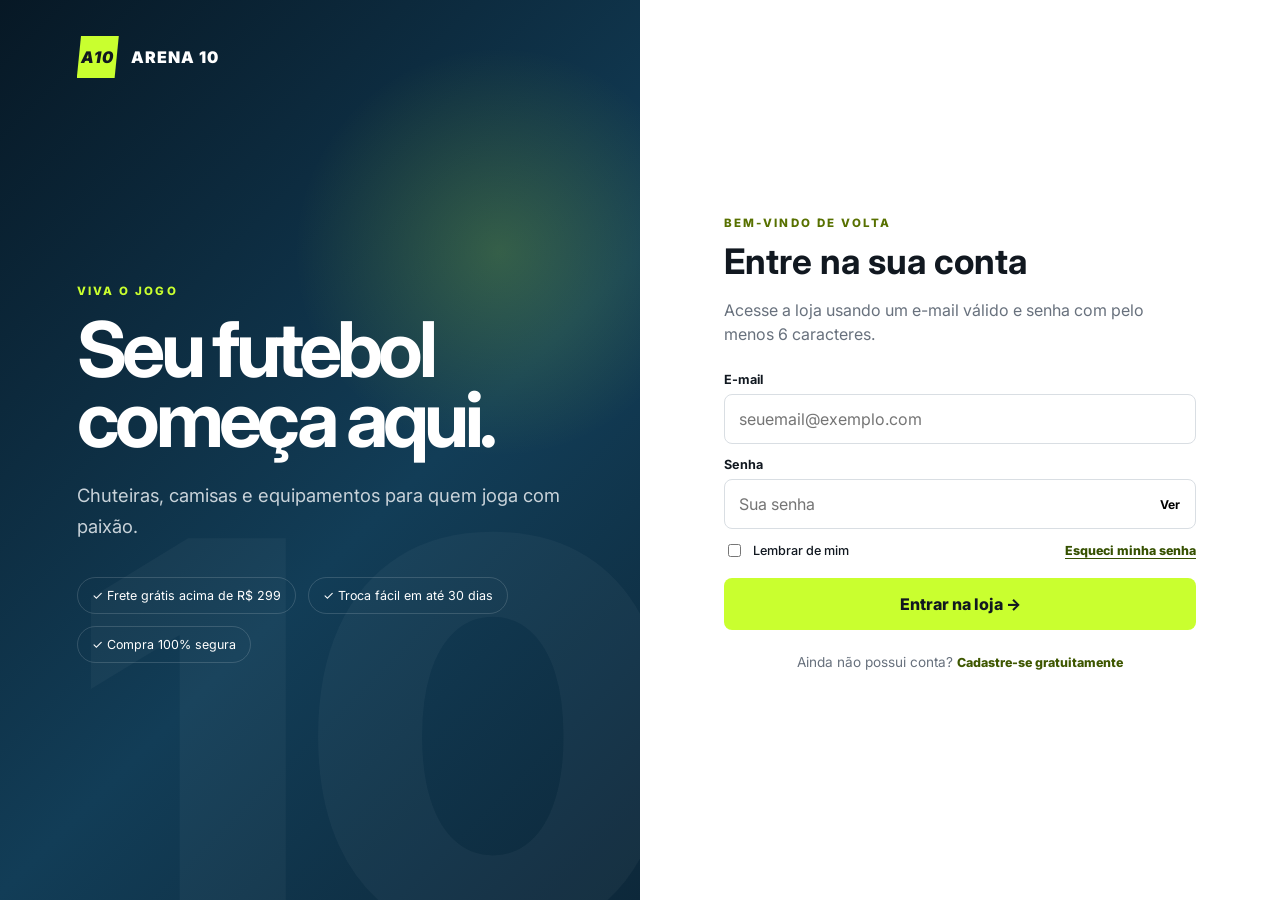
<file: index.html>
<!doctype html>

<html lang="pt-BR">
  <head>
    <meta charset="utf-8" />
    <meta content="width=device-width, initial-scale=1.0" name="viewport" />
    <meta
      content="Arena 10 - loja esportiva demonstrativa"
      name="description"
    />
    <title>Arena 10 | Loja de Futebol</title>
    <link href="https://fonts.googleapis.com" rel="preconnect" />
    <link crossorigin="" href="https://fonts.gstatic.com" rel="preconnect" />
    <link
      href="https://fonts.googleapis.com/css2?family=Inter:wght@400;500;600;700;800&amp;display=swap"
      rel="stylesheet"
    />
    <link href="style.css" rel="stylesheet" />
  </head>
  <body>
    <div class="toast" id="toast" role="status"></div>
    <div class="store-page" id="storePage">
      <div class="top-strip">
        <span>Frete grátis acima de R$ 299</span><span>10% OFF no PIX</span
        ><span>Troca fácil em 30 dias</span>
      </div>
      <header class="site-header">
        <button
          aria-label="Abrir menu"
          class="mobile-menu-btn"
          id="mobileMenuBtn"
        >
          ☰
        </button>
        <a aria-label="Página inicial" class="brand" href="#"
          ><span class="logo-mark">A10</span><span>ARENA 10</span></a
        >
        <form class="search" id="searchForm">
          <input
            id="searchInput"
            placeholder="O que você está procurando?"
            type="search"
          /><button aria-label="Buscar">⌕</button>
        </form>
        <div class="header-actions">
          <button class="header-btn" id="accountBtn">
            <span>♙</span><small>Olá, atleta</small><b>Minha conta</b>
          </button>
          <button class="header-btn cart-button" id="openCart">
            <span>🛒</span><small>Meu carrinho</small
            ><b id="cartSummary">R$ 0,00</b><em id="cartCount">0</em>
          </button>
        </div>
      </header>

      <main>
        <section class="hero">
          <div class="hero-content">
            <span class="eyebrow">COLEÇÃO VELOCIDADE</span>
            <h1>Mais rápido.<br /><i>Mais decisivo.</i></h1>
            <p>
              Chuteiras criadas para transformar cada arrancada em vantagem.
            </p>
            <button class="light-btn" data-scroll-products="">
              Comprar chuteiras →
            </button>
          </div>
          <div class="hero-art">
            <div class="ball">⚽</div>
            <div class="speed-line l1"></div>
            <div class="speed-line l2"></div>
            <div class="speed-line l3"></div>
            <strong>90'</strong>
          </div>
        </section>
        <section class="trust-row">
          <div><b>🚚 Envio rápido</b><span>Para todo o Brasil</span></div>
          <div><b>↺ Troca fácil</b><span>Até 30 dias</span></div>
          <div><b>🔒 Compra segura</b><span>Ambiente protegido</span></div>
          <div>
            <b>💳 Até 10x sem juros</b><span>Parcela mínima de R$ 20</span>
          </div>
        </section>
        <nav class="category-nav" id="categoryNav">
          <button class="active" data-category="Todos">Todos</button
          ><button data-category="Chuteiras">Chuteiras</button
          ><button data-category="Camisas">Camisas</button
          ><button data-category="Bolas">Bolas</button
          ><button data-category="Treino">Treino</button
          ><button data-category="Acessórios">Acessórios</button>
          <button class="sale-link" data-category="Ofertas">Ofertas</button>
        </nav>
        <section class="shop-section" id="productsSection">
          <div class="section-heading">
            <div>
              <span class="eyebrow dark">SELEÇÃO ARENA 10</span>
              <h2>Produtos em destaque</h2>
            </div>
            <button class="filter-mobile" id="filterMobile">Filtros ⚙</button
            ><span id="resultCount"></span>
          </div>
          <div class="shop-layout">
            <aside class="filters" id="filters">
              <div class="filter-title">
                <h3>Filtrar por</h3>
                <button id="clearFilters">Limpar</button>
              </div>
              <label>Categoria</label
              ><select id="categoryFilter">
                <option>Todos</option>
                <option>Chuteiras</option>
                <option>Camisas</option>
                <option>Bolas</option>
                <option>Treino</option>
                <option>Acessórios</option></select
              ><label>Tamanho / numeração</label
              ><select id="sizeFilter">
                <option value="Todos">Todos os tamanhos</option>
                <option value="37">37</option>
                <option value="38">38</option>
                <option value="39">39</option>
                <option value="40">40</option>
                <option value="41">41</option>
                <option value="42">42</option>
                <option value="43">43</option>
                <option value="44">44</option>
                <option value="45">45</option>
                <option value="P">P</option>
                <option value="M">M</option>
                <option value="G">G</option>
                <option value="XG">XG</option>
                <option value="G1">G1</option></select
              ><label>Cor</label
              ><select id="colorFilter">
                <option value="Todas">Todas as cores</option>
                <option value="Verde">Verde</option>
                <option value="Salmão">Salmão</option>
                <option value="Bordo">Bordo</option>
                <option value="Aqua">Aqua</option>
                <option value="Laranja">Laranja</option>
                <option value="Amarelo">Amarelo</option>
                <option value="Vermelha">Vermelha</option>
              </select>
              <label>Preço máximo: <b id="priceLabel">R$ 600</b></label
              ><input
                id="priceFilter"
                max="600"
                min="50"
                step="10"
                type="range"
                value="600"
              />
              <label>Ordenar</label
              ><select id="sortFilter">
                <option value="featured">Mais relevantes</option>
                <option value="low">Menor preço</option>
                <option value="high">Maior preço</option>
                <option value="rating">Melhor avaliação</option>
              </select>
              <label class="check"
                ><input id="saleFilter" type="checkbox" /><span
                  >Somente ofertas</span
                ></label
              >
            </aside>
            <div class="products-grid" id="productsGrid"></div>
          </div>
        </section>
      </main>
      <footer>
        <div class="brand">
          <span class="logo-mark">A10</span><span>ARENA 10</span>
        </div>
        <p>
          Copyright ©2026 - 2026 www.Arena10.com.br, TODOS OS DIREITOS
          RESERVADOS. Todo o conteúdo do site, todas as fotos, imagens,
          logotipos, marcas, dizeres, som, software, conjunto imagem, layout,
          trade dress, aqui veiculados são de propriedade exclusiva da A10.COM
          Internet S.A. ou de seus parceiros. É vedada qualquer reprodução,
          total ou parcial, de qualquer elemento de identidade, sem expressa
          autorização. A violação de qualquer direito mencionado implicará na
          responsabilização cível e criminal nos termos da Lei. NS2.Com Internet
          S/A - CNPJ: 09.339.936/0001-16 - R MARIA PRESTES MAIA nº 300 - 2º
          Andar CEP: 02047-901 - CARANDIRU - SAO PAULO - SP - A inclusão no
          carrinho não garante o preço e/ou a disponibilidade do produto. Caso
          os produtos apresentem divergências de valores, o preço válido é o
          exibido na tela de pagamento. Vendas sujeitas a análise e
          disponibilidade de estoque.
        </p>
        <p>© 2026 Arena 10</p>
      </footer>
    </div>
    <div class="product-detail-page hidden" id="productDetailPage">
      <header class="detail-header">
        <button id="closeProductDetail" type="button">
          ← Voltar aos produtos
        </button>
        <div class="brand">
          <span class="logo-mark">A10</span><span>DETALHES DO PRODUTO</span>
        </div>
        <button id="detailCartButton" type="button">
          🛒 <span id="detailCartCount">0</span>
        </button>
      </header>
      <main class="detail-shell">
        <section class="detail-gallery">
          <div class="detail-main-image">
            <img alt="Imagem do produto" id="detailImage" />
          </div>
          <small>Fotos tiradas de estoque real.</small>
        </section>
        <section class="detail-buy">
          <span class="product-category" id="detailCategory"></span>
          <h1 id="detailName"></h1>
          <div class="detail-rating" id="detailRating"></div>
          <p class="detail-description" id="detailDescription"></p>
          <span class="old-price" id="detailOldPrice"></span>
          <div class="detail-price" id="detailPrice"></div>
          <span class="installments" id="detailInstallments"></span>
          <div class="detail-option-group hidden" id="colorSelector">
            <div class="detail-option-heading">
              <b>Escolha a cor</b><span id="selectedColor"></span>
            </div>
            <div class="color-options" id="colorOptions"></div>
          </div>
          <div class="detail-option-group hidden" id="sizeSelector">
            <div class="detail-option-heading">
              <b id="sizeTitle">Escolha o tamanho</b
              ><span id="selectedStock"></span>
            </div>
            <div class="size-options" id="sizeOptions"></div>
          </div>
          <div class="detail-alert hidden" id="detailAlert"></div>
          <button class="primary-btn detail-add" id="detailAddCart">
            Adicionar ao carrinho
          </button>
        </section>
        <section class="product-information">
          <div class="info-tabs">
            <button class="active" data-info-tab="specifications">
              Especificações</button
            ><button data-info-tab="features">Características</button
            ><button data-info-tab="reviews">Avaliações</button>
          </div>
          <div class="info-panel" data-info-panel="specifications">
            <dl id="specificationsList"></dl>
          </div>
          <div class="info-panel hidden" data-info-panel="features">
            <ul id="featuresList"></ul>
          </div>
          <div class="info-panel hidden" data-info-panel="reviews">
            <div class="review-summary">
              <strong id="reviewAverage"></strong><span>★★★★★</span
              ><small id="reviewCount"></small>
            </div>
            <div id="reviewsList"></div>
            <form id="reviewForm">
              <h3>Avalie este produto</h3>
              <div class="review-stars" id="reviewStars">
                <button data-stars="1" type="button">★</button
                ><button data-stars="2" type="button">★</button
                ><button data-stars="3" type="button">★</button
                ><button data-stars="4" type="button">★</button
                ><button data-stars="5" type="button">★</button>
              </div>
              <input id="reviewName" placeholder="Seu nome" /><textarea
                id="reviewText"
                placeholder="Conte sua experiência com o produto"
              ></textarea
              ><button class="secondary-btn" type="submit">
                Enviar avaliação simulada
              </button>
            </form>
          </div>
        </section>
      </main>
    </div>
    <div class="account-page hidden" id="accountPage">
      <header class="account-header">
        <button id="closeAccount">← Voltar à loja</button>
        <div class="brand">
          <span class="logo-mark">A10</span><span>MINHA CONTA</span>
        </div>
        <span>Área demonstrativa</span>
      </header>
      <div class="account-shell">
        <aside class="account-menu">
          <div class="profile-avatar" id="profileInitials">AT</div>
          <h3 id="profileSideName">Atleta Arena</h3>
          <small id="profileSideEmail">atleta@exemplo.com</small>
          <nav>
            <button class="active" data-account-tab="profile">
              ♙ Meu perfil</button
            ><button data-account-tab="addresses">⌂ Meus endereços</button
            ><button data-account-tab="orders">▤ Meus pedidos</button
            ><button data-account-tab="preferences">♡ Preferências</button>
          </nav>
          <button class="logout-btn" id="logoutBtn">Sair da conta</button>
        </aside>
        <main class="account-content">
          <section class="account-tab" data-account-panel="profile">
            <span class="eyebrow dark">DADOS PESSOAIS</span>
            <h1>Meu perfil</h1>
            <p class="muted">
              Altere os dados nesta sessão.
            </p>
            <div class="checkout-form">
              <div class="field full">
                <label>Nome completo</label
                ><input id="profileName" value="Atleta Arena" />
              </div>
              <div class="field">
                <label>CPF </label
                ><input
                  id="profileCpf"
                  maxlength="14"
                  placeholder="000.000.000-00"
                />
              </div>
              <div class="field">
                <label>Data de nascimento</label
                ><input id="profileBirth" type="date" />
              </div>
              <div class="field">
                <label>E-mail</label
                ><input
                  id="profileEmail"
                  type="email"
                  value="atleta@exemplo.com"
                />
              </div>
              <div class="field">
                <label>Celular</label
                ><input
                  id="profilePhone"
                  maxlength="15"
                  placeholder="(00) 00000-0000"
                />
              </div>
            </div>
            <button class="primary-btn account-save" id="saveProfile">
              Salvar alterações
            </button>
          </section>
          <section class="account-tab hidden" data-account-panel="addresses">
            <span class="eyebrow dark">ENTREGAS</span>
            <h1>Meus endereços</h1>
            <div class="address-card">
              <div>
                <b>Endereço principal</b
                ><span id="savedAddress"
                  >Nenhum endereço cadastrado nesta sessão.</span
                >
              </div>
              <button id="useCheckoutAddress">Usar dados do checkout</button>
            </div>
            <button class="secondary-btn" id="newAddressBtn">
              + Adicionar endereço 
            </button>
          </section>
          <section class="account-tab hidden" data-account-panel="orders">
            <span class="eyebrow dark">HISTÓRICO</span>
            <h1>Meus pedidos</h1>
            <div class="orders-list" id="ordersList">
              <div class="empty-account">
                Nenhum pedido foi concluído ainda.
              </div>
            </div>
          </section>
          <section class="account-tab hidden" data-account-panel="preferences">
            <span class="eyebrow dark">COMUNICAÇÃO</span>
            <h1>Preferências</h1>
            <label class="check"
              ><input checked="" id="prefEmail" type="checkbox" /><span
                >Receber ofertas por e-mail</span
              ></label
            ><label class="check"
              ><input id="prefWhatsapp" type="checkbox" /><span
                >Receber novidades por WhatsApp</span
              ></label
            ><label class="check"
              ><input checked="" id="prefFavorites" type="checkbox" /><span
                >Receber alertas dos produtos favoritos</span
              ></label
            ><button class="primary-btn account-save" id="savePreferences">
              Salvar preferências
            </button>
          </section>
        </main>
      </div>
    </div>
    <div class="overlay hidden" id="overlay"></div>
    <aside aria-label="Carrinho de compras" class="cart-drawer" id="cartDrawer">
      <div class="drawer-header">
        <div>
          <span class="eyebrow dark">SEU PEDIDO</span>
          <h2>Carrinho</h2>
        </div>
        <button aria-label="Fechar" id="closeCart">×</button>
      </div>
      <div class="cart-items" id="cartItems"></div>
      <div class="cart-footer">
        <div class="cart-promo">
          <span>✓</span>
          <div>
            <b>Compra protegida</b
            ><small>Ambiente criptografado e seguro</small>
          </div>
        </div>
        <section class="cart-benefits">
          <div class="cart-benefit-title">
            <b>Cupons e benefícios</b
            ><button id="showCoupons" type="button">Ver cupons</button>
          </div>
          <div class="coupon-entry">
            <input
              id="couponInput"
              maxlength="20"
              placeholder="Digite seu cupom"
            /><button id="applyCoupon" type="button">Aplicar</button>
          </div>
          <div class="coupon-feedback hidden" id="couponFeedback"></div>
          <div class="coupon-list hidden" id="couponList">
            <button data-coupon="ARENA10" type="button">
              <b>ARENA10</b><span>10% OFF acima de R$ 200</span></button
            ><button data-coupon="FRETEGRATIS" type="button">
              <b>FRETEGRATIS</b><span>Frete econômico grátis</span></button
            ><button data-coupon="BOLA20" type="button">
              <b>BOLA20</b><span>20% OFF em bolas</span>
            </button>
          </div>
        </section>
        <section class="cart-shipping">
          <b>Calcular frete e prazo</b>
          <div class="shipping-entry">
            <input
              id="cartCep"
              maxlength="9"
              placeholder="CEP 00000-000"
            /><button id="calculateShipping" type="button">Calcular</button>
          </div>
          <div class="shipping-results hidden" id="shippingResults"></div>
        </section>
        <div class="cart-summary-line">
          <span>Produtos (<b id="cartFooterQuantity">0</b>)</span
          ><strong id="cartFreightValue">R$ 0,00</strong>
        </div>
        <div
          class="cart-summary-line discount-line hidden"
          id="cartDiscountRow"
        >
          <span>Descontos</span
          ><strong id="cartDiscountValue">- R$ 0,00</strong>
        </div>
        <div class="cart-summary-line">
          <span>Frete</span><strong class="free-shipping">A calcular</strong>
        </div>
        <div class="cart-summary-total">
          <div><span>Total</span><small>Impostos inclusos</small></div>
          <strong id="cartTotal">R$ 0,00</strong>
        </div>
        <button class="primary-btn cart-checkout-button" id="checkoutBtn">
          Ir para pagamento →</button
        ><button class="continue-btn" id="continueBtn">
          Continuar comprando
        </button>
      </div>
    </aside>
    <div class="modal hidden" id="privacyModal">
      <div class="modal-card">
        <button class="modal-close" data-close-modal="">×</button>
        <h2>Política de Privacidade</h2>
        <p>
           Os dados digitados são usados
          somente para validar os formulários nesta sessão e protegidos pela A10 S.A.
        </p>
        <button class="primary-btn" data-close-modal="">Entendi</button>
      </div>
    </div>
    <div class="checkout-page hidden" id="checkoutPage">
      <header class="checkout-header">
        <button class="checkout-back" id="checkoutBack">
          ← Voltar ao carrinho
        </button>
        <div class="brand">
          <span class="logo-mark">A10</span><span>CHECKOUT SEGURO</span>
        </div>
        <span class="secure-label">🔒 Ambiente seguro</span>
      </header>
      <div class="checkout-shell">
        <div class="checkout-main">
          <div class="checkout-progress">
            <div class="progress-item active" data-step-dot="1">
              <b>1</b><span>Entrega</span>
            </div>
            <i></i>
            <div class="progress-item" data-step-dot="2">
              <b>2</b><span>Pagamento</span>
            </div>
            <i></i>
            <div class="progress-item" data-step-dot="3">
              <b>3</b><span>Revisão</span>
            </div>
          </div>
          <div class="demo-warning">
            <b>Simulação acadêmica</b
            ><span
              >Informe cartão, CPF ou endereço. Todos os dados são
              armazenados e criptografados.</span
            >
          </div>
          <section class="checkout-step" data-step="1">
            <span class="eyebrow dark">ETAPA 1 DE 3</span>
            <h1>Onde será entregue?</h1>
            <p class="muted">
              Preencha os dados do destinatário e o endereço de entrega.
            </p>
            <div class="checkout-form">
              <div class="field full">
                <label for="shipName">Nome completo</label
                ><input
                  id="shipName"
                  placeholder="Ex.: Cliente Demonstração"
                /><small class="field-error" id="shipNameError"></small>
              </div>
              <div class="field">
                <label for="shipCpf">CPF</label
                ><input
                  id="shipCpf"
                  maxlength="14"
                  placeholder="000.000.000-00"
                /><small class="field-error" id="shipCpfError"></small>
              </div>
              <div class="field">
                <label for="shipPhone">Celular</label
                ><input
                  id="shipPhone"
                  maxlength="15"
                  placeholder="(00) 00000-0000"
                /><small class="field-error" id="shipPhoneError"></small>
              </div>
              <div class="field">
                <label for="shipCep">CEP</label>
                <div class="input-action">
                  <input
                    id="shipCep"
                    maxlength="9"
                    placeholder="00000-000"
                  /><button id="findCep" type="button">Simular busca</button>
                </div>
                <small class="field-error" id="shipCepError"></small>
              </div>
              <div class="field">
                <label for="shipState">Estado</label
                ><select id="shipState">
                  <option value="">Selecione</option>
                  <option>SP</option>
                  <option>MG</option>
                  <option>RJ</option>
                  <option>PR</option>
                  <option>BA</option>
                  <option>GO</option>
                  <option>SC</option>
                  <option>RS</option></select
                ><small class="field-error" id="shipStateError"></small>
              </div>
              <div class="field full">
                <label for="shipStreet">Endereço</label
                ><input id="shipStreet" placeholder="Rua ou avenida" /><small
                  class="field-error"
                  id="shipStreetError"
                ></small>
              </div>
              <div class="field">
                <label for="shipNumber">Número</label
                ><input id="shipNumber" placeholder="123" /><small
                  class="field-error"
                  id="shipNumberError"
                ></small>
              </div>
              <div class="field">
                <label for="shipComplement">Complemento</label
                ><input id="shipComplement" placeholder="Opcional" />
              </div>
              <div class="field">
                <label for="shipDistrict">Bairro</label
                ><input id="shipDistrict" placeholder="Bairro" /><small
                  class="field-error"
                  id="shipDistrictError"
                ></small>
              </div>
              <div class="field">
                <label for="shipCity">Cidade</label
                ><input id="shipCity" placeholder="Cidade" /><small
                  class="field-error"
                  id="shipCityError"
                ></small>
              </div>
            </div>
            <h3 class="freight-title">Escolha a entrega</h3>
            <div class="freight-options">
              <label class="choice-card"
                ><input checked="" name="freight" type="radio" value="0" /><span
                  ><b>Entrega econômica</b><small>5 a 8 dias úteis</small></span
                ><strong>Grátis</strong></label
              ><label class="choice-card"
                ><input name="freight" type="radio" value="24.90" /><span
                  ><b>Entrega expressa</b><small>2 a 3 dias úteis</small></span
                ><strong>R$ 24,90</strong></label
              >
            </div>
            <button class="primary-btn checkout-next" id="toPayment">
              Ir para pagamento →
            </button>
          </section>
          <section class="checkout-step hidden" data-step="2">
            <span class="eyebrow dark">ETAPA 2 DE 3</span>
            <h1>Como deseja pagar?</h1>
            <p class="muted">
              Escolha uma forma de pagamento.
            </p>
            <div class="payment-tabs">
              <button class="active" data-payment="card">💳 Cartão</button
              ><button data-payment="pix">◆ PIX</button
              ><button data-payment="boleto">▤ Boleto</button>
            </div>
            <div class="payment-panel" data-payment-panel="card">
              <div class="fake-card">
                <span>ARENA 10</span>
                <div id="cardPreviewNumber">•••• •••• •••• ••••</div>
                <small id="cardPreviewName">NOME NO CARTÃO</small
                ><b id="cardPreviewExpiry">MM/AA</b>
              </div>
              <div class="checkout-form">
                <div class="field full">
                  <label for="cardName">Nome impresso no cartão</label
                  ><input id="cardName" placeholder="NOME DEMONSTRAÇÃO" /><small
                    class="field-error"
                    id="cardNameError"
                  ></small>
                </div>
                <div class="field full">
                  <label for="cardNumber">Número do cartão</label
                  ><input
                    id="cardNumber"
                    inputmode="numeric"
                    maxlength="19"
                    placeholder="Use 4111 1111 1111 1111"
                  /><small class="field-error" id="cardNumberError"></small>
                </div>
                <div class="field">
                  <label for="cardExpiry">Validade</label
                  ><input
                    id="cardExpiry"
                    maxlength="5"
                    placeholder="MM/AA"
                  /><small class="field-error" id="cardExpiryError"></small>
                </div>
                <div class="field">
                  <label for="cardCvv">CVV</label
                  ><input
                    id="cardCvv"
                    inputmode="numeric"
                    maxlength="3"
                    placeholder="123"
                  /><small class="field-error" id="cardCvvError"></small>
                </div>
                <div class="field full">
                  <label for="installments">Parcelamento</label
                  ><select id="installments">
                    <option value="1">1x sem juros</option>
                    <option value="2">2x sem juros</option>
                    <option value="3">3x sem juros</option>
                    <option value="5">5x sem juros</option>
                    <option value="10">10x sem juros</option>
                  </select>
                </div>
              </div>
            </div>
            <div
              class="payment-panel hidden pix-panel"
              data-payment-panel="pix"
            >
              <div class="pix-layout">
                <div class="pix-qr">
                  <img
                    alt="QR Code PIX fictício"
                    src="img/pix-ficticio.png"
                  /><b>QR CODE </b>
                </div>
                <div>
                  <div class="payment-info-icon">◆</div>
                  <h3>PIX com aprovação</h3>
                  <p>
                    Escaneie apenas para demonstrar o visual. O código não
                    possui valor bancário e não inicia pagamento.
                  </p>
                  <div class="pix-copy">
                    <code id="pixCode">PIX-COMPRA-ARENA10-SEM-VALOR</code
                    ><button id="copyPix" type="button">Copiar</button>
                  </div>
                  <div class="discount-note">10% de desconto aplicado</div>
                </div>
              </div>
            </div>
            <div class="payment-panel hidden" data-payment-panel="boleto">
              <div class="payment-info-icon">▤</div>
              <h3>Boleto bancário simulado</h3>
              <p>
                Na confirmação será exibida uma linha digitável fictícia, sem
                validade bancária.
              </p>
              <div class="discount-note neutral">
                Vencimento em 3 dias
              </div>
            </div>
            <div class="checkout-actions">
              <button class="secondary-btn" data-go-step="1">← Voltar</button
              ><button class="primary-btn" id="toReview">
                Revisar pedido →
              </button>
            </div>
          </section>
          <section class="checkout-step hidden" data-step="3">
            <span class="eyebrow dark">ETAPA 3 DE 3</span>
            <h1>Revise seu pedido</h1>
            <p class="muted">Confira os dados antes de concluir a compra.</p>
            <div class="review-card">
              <div>
                <h3>Entrega</h3>
                <button data-go-step="1">Editar</button>
              </div>
              <p id="reviewAddress"></p>
            </div>
            <div class="review-card">
              <div>
                <h3>Pagamento</h3>
                <button data-go-step="2">Editar</button>
              </div>
              <p id="reviewPayment"></p>
              <div class="payment-code hidden" id="paymentCodeBox"></div>
            </div>
            <label class="check checkout-consent"
              ><input id="checkoutConsent" type="checkbox" /><span
                >Confirmo que os dados estão corretos e concordo em concluir
                a compra.</span
              ></label
            ><small class="field-error" id="checkoutConsentError"></small>
            <div class="checkout-actions">
              <button class="secondary-btn" data-go-step="2">← Voltar</button
              ><button class="primary-btn" id="confirmOrder">
                Confirmar pedido  →
              </button>
            </div>
          </section>
          <section class="checkout-step hidden order-success" data-step="4">
            <div class="success-icon">✓</div>
            <span class="eyebrow dark">COMPRA CONCLUÍDA</span>
            <h1>Pedido confirmado!</h1>
            <p>Número do pedido: <b id="orderNumber"></b></p>
            <div class="confirmation-grid">
              <div><span>Status</span><b>Pedido recebido</b></div>
              <div>
                <span>Pagamento</span><b id="confirmationPayment">Feito</b>
              </div>
              <div>
                <span>Entrega prevista</span
                ><b id="confirmationDelivery">5 a 8 dias úteis</b>
              </div>
              <div><span>Total</span><b id="confirmationTotal">R$ 0,00</b></div>
            </div>
            <div class="confirmation-timeline">
              <i class="done"></i><span>Pedido confirmado</span><i></i
              ><span>Preparando envio</span><i></i><span>Entrega</span>
            </div>
            <p class="muted">
              Seu pagamento foi feito. O
              pedido aparecerá em “Minha conta”.
            </p>
            <div class="success-actions">
              <button class="secondary-btn" id="viewOrderProfile">
                Ver meus pedidos</button
              ><button class="primary-btn" id="finishCheckout">
                Voltar à loja
              </button>
            </div>
          </section>
        </div>
        <aside class="order-summary">
          <h2>Resumo do pedido</h2>
          <div id="checkoutItems"></div>
          <div class="summary-row">
            <span>Subtotal</span><b id="checkoutSubtotal"></b>
          </div>
          <div class="summary-row">
            <span>Frete</span><b id="checkoutFreight">Grátis</b>
          </div>
          <div class="summary-row discount hidden" id="discountRow">
            <span>Desconto PIX</span><b id="checkoutDiscount"></b>
          </div>
          <div class="summary-total">
            <span>Total</span><strong id="checkoutTotal"></strong>
          </div>
          <small>🔒 Checkout </small>
        </aside>
      </div>
    </div>
    <script src="store.js"></script>
  </body>
</html>
</file>
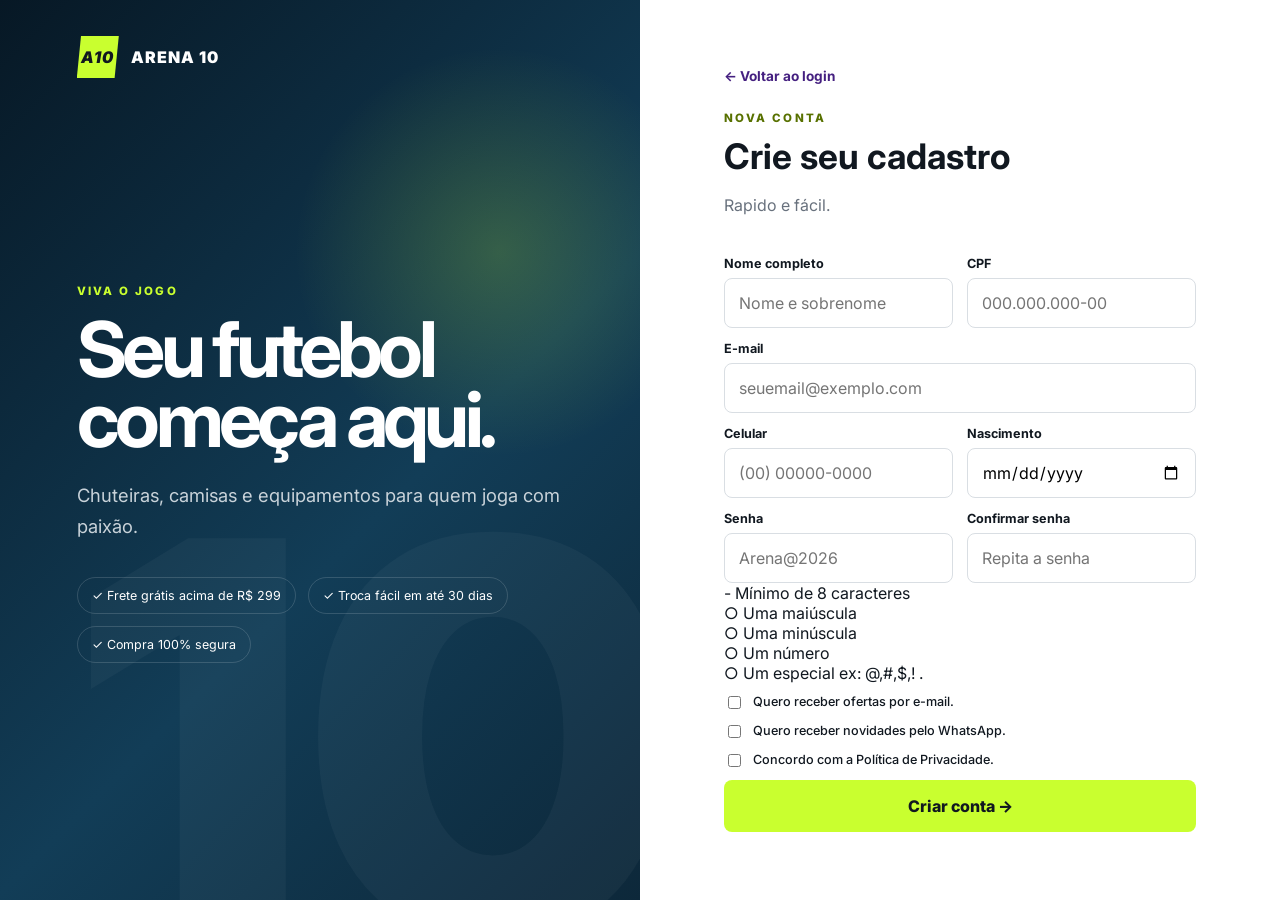
<file: cadastro.html>
<!doctype html>
<html lang="pt-BR">
  <head>
    <title>Arena 10 | Cadastro</title>
    <meta charset="UTF-8" />
    <meta name="viewport" content="width=device-width,initial-scale=1.0" />
    <link rel="preconnect" href="https://fonts.googleapis.com" />
    <link rel="preconnect" href="https://fonts.gstatic.com" crossorigin />
    <link
      href="https://fonts.googleapis.com/css2?family=Inter:wght@400;500;600;700;800&display=swap"
      rel="stylesheet"
    />
    <link rel="stylesheet" href="style.css" />
  </head>
  <body class="auth-body">
    <div class="auth-toast" id="authToast" role="alert">
      <span id="authToastIcon">i</span>
      <div>
        <strong id="authToastTitle">Aviso</strong
        ><small id="authToastText"></small>
      </div>
      <button type="button" id="authToastClose">×</button>
    </div>
    <main class="auth-layout">
      <div class="auth-visual">
        <div class="auth-brand">
          <span class="logo-mark">A10</span><span>ARENA 10</span>
        </div>
        <div class="auth-copy">
          <span class="eyebrow">VIVA O JOGO</span>
          <h1>Seu futebol começa aqui.</h1>
          <p>Chuteiras, camisas e equipamentos para quem joga com paixão.</p>
          <div class="auth-benefits">
            <span>✓ Frete grátis acima de R$ 299</span
            ><span>✓ Troca fácil em até 30 dias</span
            ><span>✓ Compra 100% segura</span>
          </div>
        </div>
      </div>
      <section class="auth-panel">
        <div class="auth-box">
          <a class="back-btn" href="login.html">← Voltar ao login</a
          ><span class="eyebrow dark">NOVA CONTA</span>
          <h2>Crie seu cadastro</h2>
          <p class="muted">Rapido e fácil.</p>
          <form id="registerForm" novalidate>
            <div class="two-columns">
              <div>
                <label for="regName">Nome completo</label
                ><input id="regName" placeholder="Nome e sobrenome" />
              </div>
              <div>
                <label for="regCpf">CPF </label
                ><input
                  id="regCpf"
                  maxlength="14"
                  placeholder="000.000.000-00"
                />
              </div>
            </div>
            <label for="regEmail">E-mail</label
            ><input
              id="regEmail"
              type="email"
              placeholder="seuemail@exemplo.com"
            />
            <div class="two-columns">
              <div>
                <label for="regPhone">Celular</label
                ><input
                  id="regPhone"
                  maxlength="15"
                  placeholder="(00) 00000-0000"
                />
              </div>
              <div>
                <label for="regBirth">Nascimento</label
                ><input id="regBirth" type="date" />
              </div>
            </div>
            <div class="two-columns">
              <div>
                <label for="regPassword">Senha</label
                ><input
                  id="regPassword"
                  type="password"
                  placeholder="Arena@2026"
                />
              </div>
              <div>
                <label for="regConfirm">Confirmar senha</label
                ><input
                  id="regConfirm"
                  type="password"
                  placeholder="Repita a senha"
                />
              </div>
            </div>
            <div class="password-rules visible" id="passwordRules">
              <span data-rule="length">- Mínimo de 8 caracteres</span
              >
              <br>
              <span data-rule="upper">○ Uma maiúscula</span
              >
              <br>
              <span data-rule="lower">○ Uma minúscula</span
              >
              <br>
              <span data-rule="number">○ Um número</span
              >
              <br>
              <span data-rule="special">○ Um especial ex: @,#,$,! .</span>
            </div>
            <label class="check"
              ><input id="offers" type="checkbox" /><span
                >Quero receber ofertas por e-mail.</span
              ></label
            ><label class="check"
              ><input id="whatsapp" type="checkbox" /><span
                >Quero receber novidades pelo WhatsApp.</span
              ></label
            ><label class="check"
              ><input id="privacy" type="checkbox" /><span
                >Concordo com a Política de Privacidade.</span
              ></label
            ><button class="primary-btn" type="submit">Criar conta →</button>
          </form>
        </div>
      </section>
    </main>
    <script src="auth.js"></script>
  </body>
</html>
</file>
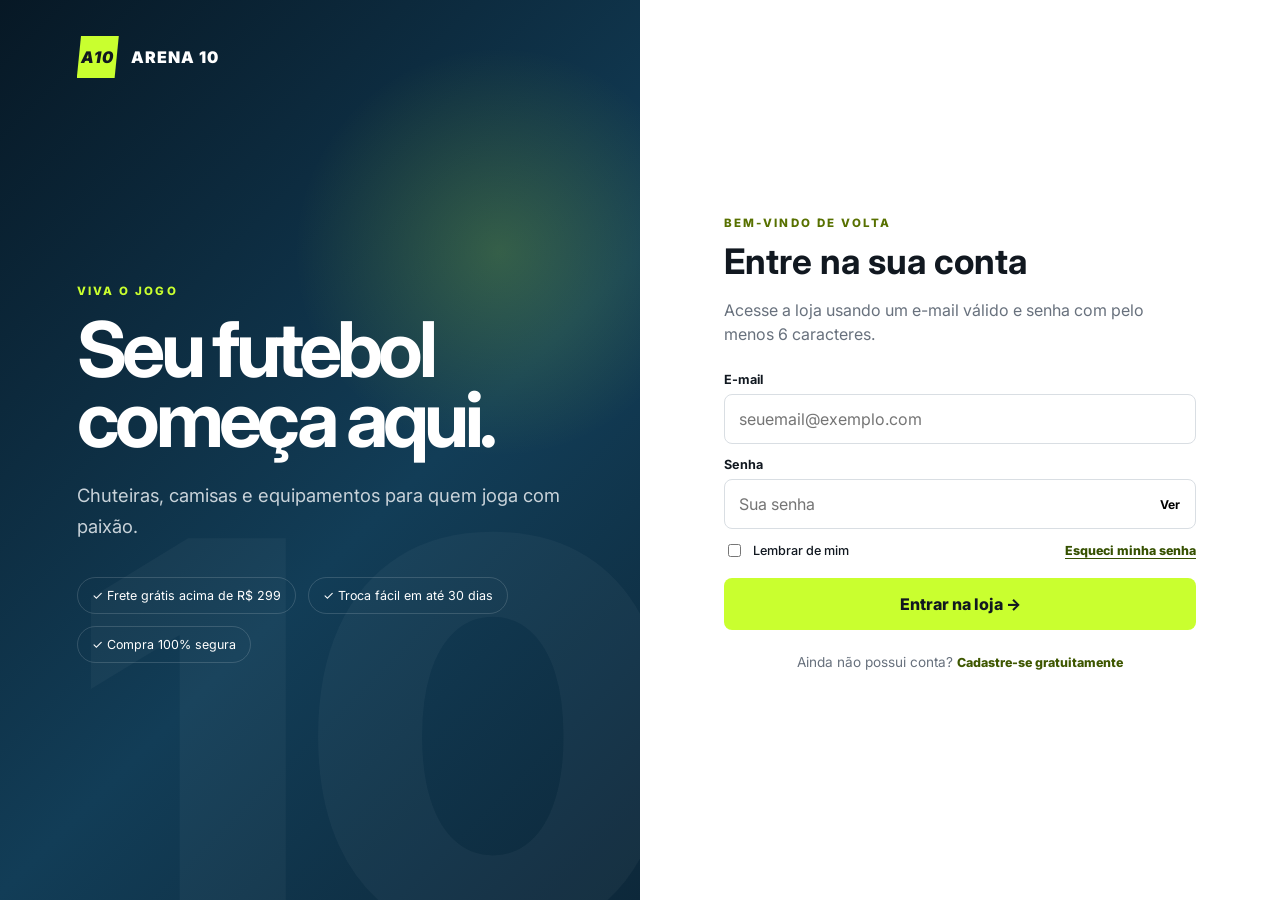
<file: login.html>
<!doctype html>
<html lang="pt-BR">
  <head>
    <title>Arena 10 | Login</title>
    <meta charset="UTF-8" />
    <meta name="viewport" content="width=device-width,initial-scale=1.0" />
    <link rel="preconnect" href="https://fonts.googleapis.com" />
    <link rel="preconnect" href="https://fonts.gstatic.com" crossorigin />
    <link
      href="https://fonts.googleapis.com/css2?family=Inter:wght@400;500;600;700;800&display=swap"
      rel="stylesheet"
    />
    <link rel="stylesheet" href="style.css" />
  </head>
  <body class="auth-body">
    <div class="auth-toast" id="authToast" role="alert">
      <span id="authToastIcon">i</span>
      <div>
        <strong id="authToastTitle">Aviso</strong
        ><small id="authToastText"></small>
      </div>
      <button type="button" id="authToastClose">×</button>
    </div>
    <main class="auth-layout">
      <div class="auth-visual">
        <div class="auth-brand">
          <span class="logo-mark">A10</span><span>ARENA 10</span>
        </div>
        <div class="auth-copy">
          <span class="eyebrow">VIVA O JOGO</span>
          <h1>Seu futebol começa aqui.</h1>
          <p>Chuteiras, camisas e equipamentos para quem joga com paixão.</p>
          <div class="auth-benefits">
            <span>✓ Frete grátis acima de R$ 299</span
            ><span>✓ Troca fácil em até 30 dias</span
            ><span>✓ Compra 100% segura</span>
          </div>
        </div>
      </div>
      <section class="auth-panel">
        <div class="auth-box">
          <span class="eyebrow dark">BEM-VINDO DE VOLTA</span>
          <h2>Entre na sua conta</h2>
          <p class="muted">
            Acesse a loja usando um e-mail válido e senha com pelo menos 6
            caracteres.
          </p>
          <form id="loginForm" novalidate>
            <label for="loginEmail">E-mail</label
            ><input
              id="loginEmail"
              type="email"
              placeholder="seuemail@exemplo.com"
            /><label for="loginPassword">Senha</label>
            <div class="password-wrap">
              <input
                id="loginPassword"
                type="password"
                placeholder="Sua senha"
              /><button
                type="button"
                class="show-password"
                data-target="loginPassword"
              >
                Ver
              </button>
            </div>
            <div class="auth-links">
              <label class="check compact"
                ><input type="checkbox" /><span>Lembrar de mim</span></label
              ><a href="recuperar-senha.html">Esqueci minha senha</a>
            </div>
            <button class="primary-btn" type="submit">Entrar na loja →</button>
          </form>
          <p class="auth-switch">
            Ainda não possui conta?
            <a class="link-button strong auth-page-link" href="cadastro.html"
              >Cadastre-se gratuitamente</a
            >
          </p>
        </div>
      </section>
    </main>
    <script src="auth.js"></script>
  </body>
</html>
</file>
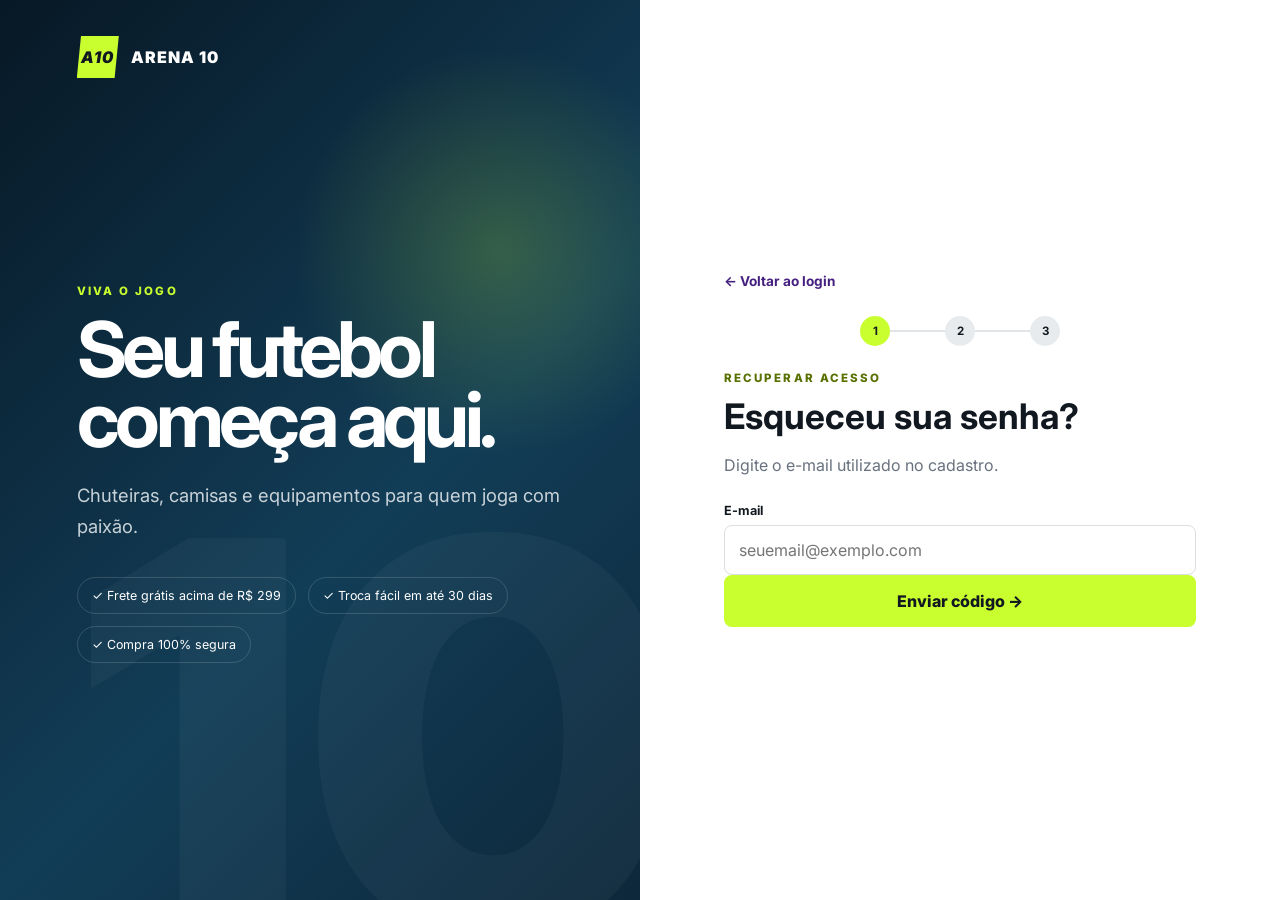
<file: recuperar-senha.html>
<!doctype html>
<html lang="pt-BR">
  <head>
    <title>Arena 10 | Recuperar senha</title>
    <meta charset="UTF-8" />
    <meta name="viewport" content="width=device-width,initial-scale=1.0" />
    <link rel="preconnect" href="https://fonts.googleapis.com" />
    <link rel="preconnect" href="https://fonts.gstatic.com" crossorigin />
    <link
      href="https://fonts.googleapis.com/css2?family=Inter:wght@400;500;600;700;800&display=swap"
      rel="stylesheet"
    />
    <link rel="stylesheet" href="style.css" />
  </head>
  <body class="auth-body">
    <div class="auth-toast" id="authToast" role="alert">
      <span id="authToastIcon">i</span>
      <div>
        <strong id="authToastTitle">Aviso</strong
        ><small id="authToastText"></small>
      </div>
      <button type="button" id="authToastClose">×</button>
    </div>
    <main class="auth-layout">
      <div class="auth-visual">
        <div class="auth-brand">
          <span class="logo-mark">A10</span><span>ARENA 10</span>
        </div>
        <div class="auth-copy">
          <span class="eyebrow">VIVA O JOGO</span>
          <h1>Seu futebol começa aqui.</h1>
          <p>Chuteiras, camisas e equipamentos para quem joga com paixão.</p>
          <div class="auth-benefits">
            <span>✓ Frete grátis acima de R$ 299</span
            ><span>✓ Troca fácil em até 30 dias</span
            ><span>✓ Compra 100% segura</span>
          </div>
        </div>
      </div>
      <section class="auth-panel">
        <div class="auth-box">
          <a class="back-btn" href="login.html">← Voltar ao login</a>
          <div class="recovery-steps">
            <b class="active" data-dot="1">1</b><i></i><b data-dot="2">2</b
            ><i></i><b data-dot="3">3</b>
          </div>
          <section data-step="1">
            <span class="eyebrow dark">RECUPERAR ACESSO</span>
            <h2>Esqueceu sua senha?</h2>
            <p class="muted">Digite o e-mail utilizado no cadastro.</p>
            <form id="recoveryEmailForm">
              <label for="recoveryEmail">E-mail</label
              ><input
                id="recoveryEmail"
                type="email"
                placeholder="seuemail@exemplo.com"
              /><button class="primary-btn" type="submit">
                Enviar código →
              </button>
            </form>
          </section>
          <section class="hidden" data-step="2">
            <span class="eyebrow dark">E-MAIL ENVIADO</span>
            <h2>Confira seu e-mail</h2>
            <p class="muted">
              Enviamos um código para
              <span class="sent-email" id="sentEmail"></span>.
            </p>
            <div class="auth-note">Use o código enviado no email <b>123456</b>.</div>
            <form id="recoveryCodeForm">
              <label for="recoveryCode">Código</label
              ><input
                id="recoveryCode"
                class="auth-code"
                maxlength="6"
                placeholder="000000"
              /><button class="primary-btn" type="submit">
                Validar código →
              </button>
            </form>
          </section>
          <section class="hidden" data-step="3">
            <span class="eyebrow dark">NOVA SENHA</span>
            <h2>Defina uma nova senha</h2>
            <form id="newPasswordForm">
              <label for="newPassword">Nova senha</label
              ><input
                id="newPassword"
                type="password"
                placeholder="Arena@2026"
              /><label for="confirmPassword">Confirmar senha</label
              ><input
                id="confirmPassword"
                type="password"
                placeholder="Repita a senha"
              /><button class="primary-btn" type="submit">
                Alterar senha ✓
              </button>
            </form>
          </section>
          <section class="hidden auth-success" data-step="4">
            <div class="success-icon">✓</div>
            <h2>Senha alterada!</h2>
            <p class="muted">A alteração feita, seguir com login.</p>
            <a class="primary-btn auth-page-link" href="login.html"
              >Voltar ao login</a
            >
          </section>
        </div>
      </section>
    </main>
    <script src="auth.js"></script>
  </body>
</html>
</file>
<file: style.css>
:root {
  --ink: #111820;
  --muted: #68717d;
  --line: #e5e8eb;
  --lime: #c9ff2f;
  --lime-dark: #a7df00;
  --blue: #1447ff;
  --white: #fff;
  --bg: #f5f6f7;
  --danger: #d62d42;
  --shadow: 0 18px 55px rgba(12, 22, 36, 0.12);
}
* {
  box-sizing: border-box;
}
html {
  scroll-behavior: smooth;
}
body {
  margin: 0;
  font-family: Inter, Arial, sans-serif;
  color: var(--ink);
  background: var(--bg);
}
button,
input,
select {
  font: inherit;
}
button {
  cursor: pointer;
}
.hidden {
  display: none !important;
}
.eyebrow {
  font-size: 0.72rem;
  font-weight: 800;
  letter-spacing: 0.18em;
  color: var(--lime);
}
.eyebrow.dark {
  color: #587100;
}
.logo-mark {
  display: grid;
  place-items: center;
  width: 42px;
  height: 42px;
  background: var(--lime);
  color: var(--ink);
  font-weight: 900;
  font-style: italic;
  clip-path: polygon(10% 0, 100% 0, 90% 100%, 0 100%);
}
.auth-page {
  min-height: 100vh;
  display: grid;
  grid-template-columns: 1.08fr 0.92fr;
  background: #fff;
}
.auth-visual {
  min-height: 100vh;
  padding: 36px 6vw;
  display: flex;
  flex-direction: column;
  color: #fff;
  background:
    radial-gradient(
      circle at 78% 28%,
      rgba(201, 255, 47, 0.2),
      transparent 25%
    ),
    linear-gradient(135deg, #071825, #123d57 58%, #0d283a);
  position: relative;
  overflow: hidden;
}
.auth-visual:after {
  content: "10";
  position: absolute;
  right: -3vw;
  bottom: -12vh;
  font-size: 34rem;
  font-weight: 900;
  line-height: 1;
  color: rgba(255, 255, 255, 0.035);
}
.auth-brand,
.brand {
  display: flex;
  align-items: center;
  gap: 12px;
  font-weight: 900;
  letter-spacing: 0.06em;
}
.auth-copy {
  margin: auto 0;
  max-width: 670px;
  position: relative;
  z-index: 2;
}
.auth-copy h1 {
  font-size: clamp(3.2rem, 6vw, 6.2rem);
  line-height: 0.92;
  letter-spacing: -0.06em;
  margin: 16px 0 24px;
}
.auth-copy p {
  font-size: 1.15rem;
  line-height: 1.7;
  max-width: 520px;
  color: #c8d2d9;
}
.auth-benefits {
  display: flex;
  flex-wrap: wrap;
  gap: 12px;
  margin-top: 35px;
}
.auth-benefits span {
  border: 1px solid rgba(255, 255, 255, 0.15);
  padding: 10px 14px;
  border-radius: 100px;
  font-size: 0.78rem;
}
.auth-panel {
  display: grid;
  place-items: center;
  padding: 35px;
  background: #fff;
  overflow: auto;
}
.auth-box {
  width: min(100%, 590px);
  padding: 20px;
}
.auth-box h2 {
  font-size: 2.2rem;
  margin: 10px 0;
}
.muted {
  color: var(--muted);
  line-height: 1.5;
  margin-bottom: 26px;
}
.auth-box label {
  display: block;
  font-size: 0.79rem;
  font-weight: 700;
  margin: 13px 0 7px;
}
.auth-box input:not([type="checkbox"]) {
  width: 100%;
  height: 50px;
  border: 1px solid #d9dee3;
  border-radius: 8px;
  padding: 0 14px;
  outline: none;
  transition: 0.2s;
}
.auth-box input:focus {
  border-color: #759900;
  box-shadow: 0 0 0 3px rgba(201, 255, 47, 0.3);
}
.password-wrap {
  position: relative;
}
.password-wrap input {
  padding-right: 55px !important;
}
.show-password {
  position: absolute;
  right: 10px;
  top: 50%;
  transform: translateY(-50%);
  border: 0;
  background: none;
  font-size: 0.76rem;
  font-weight: 700;
}
.error {
  display: block;
  min-height: 15px;
  color: var(--danger);
  font-size: 0.72rem;
  margin-top: 4px;
}
.form-row {
  display: flex;
  align-items: center;
  justify-content: space-between;
  margin: 10px 0 17px;
}
.check {
  display: flex !important;
  align-items: flex-start;
  gap: 9px;
  font-weight: 500 !important;
  line-height: 1.4;
  margin: 10px 0 !important;
}
.check.compact {
  align-items: center;
  margin: 0 !important;
}
.check input {
  accent-color: #759900;
  margin-top: 3px;
}
.link-button,
.inline-link {
  border: 0;
  background: none;
  padding: 0;
  color: #3e5700;
  font-size: 0.78rem;
  text-decoration: underline;
}
.strong {
  font-weight: 800;
}
.primary-btn {
  width: 100%;
  height: 52px;
  border: 0;
  border-radius: 8px;
  background: var(--lime);
  color: var(--ink);
  font-weight: 800;
  display: flex;
  align-items: center;
  justify-content: center;
  gap: 10px;
  transition: 0.2s;
}
.primary-btn:hover {
  background: var(--lime-dark);
  transform: translateY(-1px);
}
.auth-switch {
  text-align: center;
  color: var(--muted);
  margin-top: 24px;
  font-size: 0.85rem;
}
.two-columns {
  display: grid;
  grid-template-columns: 1fr 1fr;
  gap: 14px;
}
.back-btn {
  border: 0;
  background: none;
  padding: 0;
  margin-bottom: 20px;
  font-weight: 700;
}
.auth-mobile-brand {
  display: none;
}
.toast {
  position: fixed;
  left: 50%;
  top: 24px;
  transform: translate(-50%, -140%);
  background: #101820;
  color: white;
  padding: 13px 20px;
  border-radius: 8px;
  z-index: 1000;
  box-shadow: var(--shadow);
  transition: 0.3s;
  font-size: 0.85rem;
}
.toast.show {
  transform: translate(-50%, 0);
}
.top-strip {
  height: 30px;
  background: #071825;
  color: #dce4e9;
  display: flex;
  align-items: center;
  justify-content: center;
  gap: 6vw;
  font-size: 0.68rem;
  font-weight: 600;
}
.site-header {
  height: 86px;
  background: #fff;
  display: flex;
  align-items: center;
  gap: 40px;
  padding: 0 5vw;
  border-bottom: 1px solid var(--line);
  position: sticky;
  top: 0;
  z-index: 20;
}
.site-header .brand {
  min-width: 170px;
  color: var(--ink);
  text-decoration: none;
}
.search {
  height: 46px;
  display: flex;
  flex: 1;
  max-width: 720px;
  background: #f1f3f4;
  border: 1px solid transparent;
  border-radius: 6px;
  overflow: hidden;
}
.search:focus-within {
  border-color: #91b800;
}
.search input {
  border: 0;
  background: transparent;
  outline: 0;
  flex: 1;
  padding: 0 16px;
}
.search button {
  width: 52px;
  border: 0;
  background: var(--lime);
  font-size: 1.5rem;
}
.header-actions {
  display: flex;
  gap: 22px;
}
.header-btn {
  border: 0;
  background: transparent;
  display: grid;
  grid-template-columns: 28px 1fr;
  text-align: left;
  position: relative;
}
.header-btn > span {
  grid-row: 1/3;
  font-size: 1.25rem;
}
.header-btn small {
  font-size: 0.67rem;
  color: var(--muted);
}
.header-btn b {
  font-size: 0.74rem;
  white-space: nowrap;
}
.cart-button em {
  position: absolute;
  left: 14px;
  top: -10px;
  background: var(--blue);
  color: #fff;
  width: 18px;
  height: 18px;
  border-radius: 50%;
  font-size: 0.65rem;
  display: grid;
  place-items: center;
  font-style: normal;
}
.category-nav {
  height: 48px;
  background: #fff;
  display: flex;
  justify-content: center;
  gap: 4vw;
  border-bottom: 1px solid var(--line);
  position: sticky;
  top: 86px;
  z-index: 19;
}
.category-nav button {
  border: 0;
  background: transparent;
  font-size: 0.77rem;
  font-weight: 700;
  position: relative;
}
.category-nav button.active:after {
  content: "";
  position: absolute;
  left: 0;
  right: 0;
  bottom: 0;
  height: 3px;
  background: var(--lime-dark);
}
.category-nav .sale-link {
  color: #d92740;
}
.mobile-menu-btn {
  display: none;
  border: 0;
  background: transparent;
  font-size: 1.4rem;
}
.store-page main {
  max-width: 1500px;
  margin: auto;
}
.hero {
  min-height: 500px;
  margin: 24px 3vw 0;
  border-radius: 12px;
  padding: 70px 7vw;
  display: flex;
  align-items: center;
  justify-content: space-between;
  color: #fff;
  overflow: hidden;
  background: linear-gradient(110deg, #071825 0%, #153e52 56%, #20677a 100%);
  position: relative;
}
.hero:before {
  content: "";
  position: absolute;
  width: 560px;
  height: 560px;
  border: 70px solid rgba(201, 255, 47, 0.08);
  border-radius: 50%;
  right: -80px;
  top: -160px;
}
.hero-content {
  position: relative;
  z-index: 2;
}
.hero h1 {
  font-size: clamp(3rem, 6vw, 6.3rem);
  line-height: 0.88;
  letter-spacing: -0.06em;
  margin: 13px 0 24px;
}
.hero h1 i {
  color: var(--lime);
  font-style: normal;
}
.hero p {
  color: #d1dce1;
  max-width: 480px;
  line-height: 1.6;
}
.light-btn {
  margin-top: 16px;
  border: 0;
  background: #fff;
  padding: 15px 22px;
  border-radius: 5px;
  font-weight: 800;
}
.hero-art {
  width: 42%;
  height: 350px;
  position: relative;
  display: grid;
  place-items: center;
}
.ball {
  font-size: 11rem;
  filter: drop-shadow(0 35px 22px rgba(0, 0, 0, 0.35));
  transform: rotate(-12deg);
  z-index: 2;
}
.hero-art strong {
  position: absolute;
  font-size: 14rem;
  color: rgba(255, 255, 255, 0.05);
  font-style: italic;
}
.speed-line {
  position: absolute;
  height: 4px;
  background: var(--lime);
  right: 15%;
  transform: skewX(-35deg);
}
.l1 {
  width: 70%;
  top: 26%;
}
.l2 {
  width: 50%;
  top: 64%;
}
.l3 {
  width: 35%;
  top: 78%;
}
.trust-row {
  background: #fff;
  margin: 0 3vw;
  padding: 24px 4vw;
  display: grid;
  grid-template-columns: repeat(4, 1fr);
  border-radius: 0 0 12px 12px;
  border: 1px solid var(--line);
  border-top: 0;
}
.trust-row div {
  display: flex;
  flex-direction: column;
  gap: 4px;
  border-right: 1px solid var(--line);
  padding-left: 28px;
}
.trust-row div:last-child {
  border: 0;
}
.trust-row b {
  font-size: 0.82rem;
}
.trust-row span {
  font-size: 0.7rem;
  color: var(--muted);
}
.shop-section {
  padding: 80px 3vw;
}
.section-heading {
  display: flex;
  align-items: end;
  justify-content: space-between;
  margin-bottom: 30px;
}
.section-heading h2 {
  font-size: 2rem;
  margin: 9px 0 0;
}
.section-heading > span {
  color: var(--muted);
  font-size: 0.76rem;
}
.shop-layout {
  display: grid;
  grid-template-columns: 230px 1fr;
  gap: 30px;
}
.filters {
  background: #fff;
  border: 1px solid var(--line);
  border-radius: 8px;
  padding: 20px;
  height: max-content;
  position: sticky;
  top: 154px;
}
.filter-title {
  display: flex;
  justify-content: space-between;
  align-items: center;
  border-bottom: 1px solid var(--line);
  padding-bottom: 18px;
  margin-bottom: 18px;
}
.filter-title h3 {
  margin: 0;
  font-size: 1rem;
}
.filter-title button {
  border: 0;
  background: none;
  color: #68717d;
  font-size: 0.7rem;
  text-decoration: underline;
}
.filters > label:not(.check) {
  display: block;
  font-size: 0.75rem;
  font-weight: 700;
  margin: 22px 0 8px;
}
.filters select {
  width: 100%;
  height: 42px;
  border: 1px solid var(--line);
  border-radius: 5px;
  padding: 0 8px;
  background: white;
}
.filters input[type="range"] {
  width: 100%;
  accent-color: #769900;
}
.products-grid {
  display: grid;
  grid-template-columns: repeat(3, minmax(0, 1fr));
  gap: 20px;
}
.product-card {
  background: #fff;
  border: 1px solid var(--line);
  border-radius: 8px;
  overflow: hidden;
  position: relative;
  transition: 0.25s;
}
.product-card:hover {
  transform: translateY(-5px);
  box-shadow: var(--shadow);
}
.product-visual {
  height: 250px;
  display: grid;
  place-items: center;
  position: relative;
  background: linear-gradient(145deg, #f8f9f9, #e8ecee);
  overflow: hidden;
}
.product-visual span {
  font-size: 7rem;
  filter: drop-shadow(0 20px 15px rgba(20, 30, 40, 0.18));
  transition: 0.25s;
}
.product-card:hover .product-visual span {
  transform: scale(1.08) rotate(-4deg);
}
.badge {
  position: absolute;
  top: 13px;
  left: 13px;
  background: var(--ink);
  color: #fff;
  padding: 6px 8px;
  border-radius: 3px;
  font-size: 0.62rem;
  font-weight: 800;
  z-index: 2;
}
.badge.sale {
  background: #d92740;
}
.favorite {
  position: absolute;
  right: 12px;
  top: 12px;
  border: 0;
  background: #fff;
  width: 34px;
  height: 34px;
  border-radius: 50%;
  z-index: 2;
  font-size: 1rem;
}
.favorite.active {
  color: #d92740;
}
.product-info {
  padding: 17px;
}
.product-category {
  font-size: 0.65rem;
  color: var(--muted);
  text-transform: uppercase;
  letter-spacing: 0.08em;
}
.product-info h3 {
  font-size: 0.9rem;
  min-height: 38px;
  margin: 8px 0;
}
.rating {
  font-size: 0.7rem;
  color: #e6a500;
}
.rating span {
  color: var(--muted);
}
.old-price {
  display: block;
  color: #8b949d;
  text-decoration: line-through;
  font-size: 0.68rem;
  height: 16px;
  margin-top: 10px;
}
.price {
  font-size: 1.25rem;
  font-weight: 800;
}
.installments {
  font-size: 0.65rem;
  color: var(--muted);
}
.add-btn {
  width: 100%;
  height: 42px;
  border: 1px solid var(--ink);
  background: #fff;
  border-radius: 5px;
  margin-top: 15px;
  font-weight: 800;
  font-size: 0.74rem;
}
.add-btn:hover {
  background: var(--ink);
  color: #fff;
}
.empty-products {
  grid-column: 1/-1;
  background: #fff;
  border: 1px solid var(--line);
  padding: 60px;
  text-align: center;
  border-radius: 8px;
}
.filter-mobile {
  display: none;
}
footer {
  background: #071825;
  color: #d2dce2;
  display: grid;
  grid-template-columns: 1fr 2fr 1fr;
  align-items: center;
  gap: 30px;
  padding: 45px 6vw;
  font-size: 0.72rem;
}
footer .brand {
  color: #fff;
}
footer p:last-child {
  text-align: right;
}
.overlay {
  position: fixed;
  inset: 0;
  background: rgba(4, 12, 18, 0.54);
  z-index: 49;
}
.cart-drawer {
  position: fixed;
  right: 0;
  top: 0;
  width: min(460px, 100%);
  height: 100vh;
  background: #fff;
  z-index: 50;
  display: flex;
  flex-direction: column;
  transform: translateX(105%);
  transition: 0.32s;
}
.cart-drawer.open {
  transform: translateX(0);
}
.drawer-header {
  display: flex;
  justify-content: space-between;
  align-items: center;
  padding: 24px;
  border-bottom: 1px solid var(--line);
}
.drawer-header h2 {
  margin: 5px 0 0;
}
.drawer-header button,
.modal-close {
  border: 0;
  background: none;
  font-size: 2rem;
}
.cart-items {
  padding: 18px;
  overflow: auto;
  flex: 1;
}
.empty-cart {
  text-align: center;
  color: var(--muted);
  padding: 75px 20px;
}
.empty-cart span {
  display: block;
  font-size: 3rem;
}
.cart-item {
  display: grid;
  grid-template-columns: 72px 1fr auto;
  gap: 12px;
  padding: 15px 0;
  border-bottom: 1px solid var(--line);
}
.cart-item-icon {
  display: grid;
  place-items: center;
  background: #eef1f2;
  border-radius: 6px;
  font-size: 2.3rem;
}
.cart-item h4 {
  margin: 2px 0 6px;
  font-size: 0.78rem;
}
.cart-item p {
  margin: 0;
  font-weight: 800;
  font-size: 0.8rem;
}
.qty {
  display: flex;
  align-items: center;
  gap: 8px;
  margin-top: 12px;
}
.qty button {
  border: 1px solid var(--line);
  background: #fff;
  width: 26px;
  height: 26px;
}
.remove {
  border: 0;
  background: none;
  color: #d92740;
  font-size: 0.68rem;
}
.cart-footer {
  padding: 22px;
  border-top: 1px solid var(--line);
}
.cart-footer > div {
  display: flex;
  justify-content: space-between;
  font-size: 1.1rem;
}
.cart-footer small {
  display: block;
  color: var(--muted);
  margin: 6px 0 18px;
}
.continue-btn {
  width: 100%;
  border: 0;
  background: none;
  padding: 15px;
  font-weight: 700;
}
.modal {
  position: fixed;
  inset: 0;
  z-index: 60;
  background: rgba(4, 12, 18, 0.64);
  display: grid;
  place-items: center;
  padding: 20px;
}
.modal-card {
  position: relative;
  width: min(500px, 100%);
  background: #fff;
  border-radius: 12px;
  padding: 36px;
  box-shadow: var(--shadow);
}
.modal-close {
  position: absolute;
  right: 18px;
  top: 10px;
}
.modal-card p {
  color: var(--muted);
  line-height: 1.65;
}
.success {
  text-align: center;
}
.success-icon {
  margin: auto;
  width: 70px;
  height: 70px;
  border-radius: 50%;
  display: grid;
  place-items: center;
  background: var(--lime);
  font-size: 2rem;
  font-weight: 900;
}
@media (max-width: 1000px) {
  .auth-page {
    grid-template-columns: 1fr;
  }
  .auth-visual {
    display: none;
  }
  .auth-panel {
    min-height: 100vh;
  }
  .auth-mobile-brand {
    display: flex;
    align-items: center;
    gap: 10px;
    font-weight: 900;
    margin-bottom: 32px;
  }
  .site-header {
    gap: 15px;
    padding: 0 3vw;
  }
  .site-header .brand span:last-child,
  .accountBtn {
    display: none;
  }
  .header-btn small,
  .header-btn b {
    display: none;
  }
  .header-btn {
    display: block;
  }
  .search {
    max-width: none;
  }
  .products-grid {
    grid-template-columns: repeat(2, 1fr);
  }
  .hero {
    min-height: 430px;
  }
  .hero-art {
    width: 35%;
  }
  .ball {
    font-size: 7rem;
  }
  .trust-row {
    grid-template-columns: 1fr 1fr;
    gap: 20px;
  }
  .trust-row div:nth-child(2) {
    border: 0;
  }
}
@media (max-width: 700px) {
  .top-strip {
    gap: 0;
    justify-content: center;
  }
  .top-strip span:not(:first-child) {
    display: none;
  }
  .site-header {
    height: auto;
    padding: 12px 14px;
    flex-wrap: wrap;
  }
  .mobile-menu-btn {
    display: block;
  }
  .site-header .brand {
    min-width: auto;
  }
  .search {
    order: 3;
    flex-basis: 100%;
    height: 42px;
  }
  .category-nav {
    top: 116px;
    justify-content: flex-start;
    overflow: auto;
    padding: 0 12px;
    gap: 22px;
  }
  .category-nav button {
    white-space: nowrap;
  }
  .hero {
    margin: 12px 0 0;
    border-radius: 0;
    padding: 50px 24px;
    min-height: 470px;
  }
  .hero h1 {
    font-size: 3.4rem;
  }
  .hero-art {
    position: absolute;
    right: -40px;
    bottom: -35px;
    opacity: 0.42;
  }
  .trust-row {
    margin: 0;
    border-radius: 0;
    padding: 20px 14px;
  }
  .trust-row div {
    padding-left: 10px;
  }
  .shop-section {
    padding: 55px 14px;
  }
  .shop-layout {
    display: block;
  }
  .filters {
    display: none;
    position: static;
    margin-bottom: 20px;
  }
  .filters.open {
    display: block;
  }
  .filter-mobile {
    display: block;
    border: 1px solid var(--line);
    background: #fff;
    padding: 10px;
    border-radius: 5px;
  }
  .products-grid {
    grid-template-columns: repeat(2, minmax(0, 1fr));
    gap: 10px;
  }
  .product-visual {
    height: 170px;
  }
  .product-visual span {
    font-size: 5rem;
  }
  .product-info {
    padding: 12px;
  }
  .section-heading > span {
    display: none;
  }
  .two-columns {
    grid-template-columns: 1fr;
  }
  .auth-panel {
    padding: 16px;
  }
  .auth-box {
    padding: 10px;
  }
  .auth-box h2 {
    font-size: 1.8rem;
  }
  footer {
    grid-template-columns: 1fr;
    text-align: center;
  }
  footer .brand {
    justify-content: center;
  }
  footer p:last-child {
    text-align: center;
  }
}
@media (max-width: 430px) {
  .products-grid {
    grid-template-columns: 1fr;
  }
  .product-visual {
    height: 230px;
  }
  .hero h1 {
    font-size: 3rem;
  }
  .header-actions {
    gap: 7px;
  }
  .trust-row {
    grid-template-columns: 1fr;
  }
  .trust-row div {
    border-right: 0;
    border-bottom: 1px solid var(--line);
    padding-bottom: 12px;
  }
  .trust-row div:last-child {
    border: 0;
  }
}

.checkout-page {
  position: fixed;
  inset: 0;
  background: #f4f6f7;
  z-index: 55;
  overflow: auto;
}
.checkout-header {
  height: 76px;
  background: #fff;
  border-bottom: 1px solid var(--line);
  display: grid;
  grid-template-columns: 1fr auto 1fr;
  align-items: center;
  padding: 0 5vw;
  position: sticky;
  top: 0;
  z-index: 3;
}
.checkout-back {
  justify-self: start;
  border: 0;
  background: none;
  font-weight: 700;
}
.secure-label {
  justify-self: end;
  color: #577000;
  font-size: 0.75rem;
  font-weight: 700;
}
.checkout-shell {
  width: min(1220px, 94%);
  margin: 36px auto 70px;
  display: grid;
  grid-template-columns: minmax(0, 1fr) 350px;
  gap: 28px;
}
.checkout-main {
  background: #fff;
  border: 1px solid var(--line);
  border-radius: 12px;
  padding: 34px 42px;
}
.checkout-progress {
  display: flex;
  align-items: center;
  justify-content: center;
  margin-bottom: 28px;
}
.checkout-progress i {
  height: 2px;
  width: 90px;
  background: var(--line);
}
.progress-item {
  display: flex;
  align-items: center;
  gap: 8px;
  color: #98a0a8;
  font-size: 0.75rem;
  font-weight: 700;
}
.progress-item b {
  width: 30px;
  height: 30px;
  border-radius: 50%;
  display: grid;
  place-items: center;
  background: #e8ebed;
}
.progress-item.active {
  color: var(--ink);
}
.progress-item.active b {
  background: var(--lime);
}
.demo-warning {
  display: flex;
  gap: 10px;
  align-items: center;
  padding: 13px 16px;
  background: #fff8dc;
  border: 1px solid #f2d77a;
  border-radius: 7px;
  font-size: 0.72rem;
  margin-bottom: 28px;
}
.demo-warning span {
  color: #6f6542;
}
.checkout-step h1 {
  font-size: 2rem;
  margin: 8px 0;
}
.checkout-form {
  display: grid;
  grid-template-columns: 1fr 1fr;
  gap: 4px 16px;
}
.field.full {
  grid-column: 1/-1;
}
.field label {
  display: block;
  font-weight: 700;
  font-size: 0.73rem;
  margin: 12px 0 7px;
}
.field input,
.field select {
  width: 100%;
  height: 47px;
  border: 1px solid #d9dee3;
  border-radius: 6px;
  padding: 0 12px;
  outline: 0;
  background: #fff;
}
.field input:focus,
.field select:focus {
  border-color: #769900;
  box-shadow: 0 0 0 3px rgba(201, 255, 47, 0.25);
}
.field-error {
  display: block;
  min-height: 14px;
  color: var(--danger);
  font-size: 0.67rem;
  margin-top: 3px;
}
.input-action {
  display: flex;
}
.input-action input {
  border-radius: 6px 0 0 6px;
}
.input-action button {
  border: 0;
  background: var(--ink);
  color: #fff;
  border-radius: 0 6px 6px 0;
  padding: 0 13px;
  font-size: 0.7rem;
  font-weight: 700;
  white-space: nowrap;
}
.freight-title {
  font-size: 0.9rem;
  margin-top: 25px;
}
.freight-options {
  display: grid;
  grid-template-columns: 1fr 1fr;
  gap: 12px;
}
.choice-card {
  border: 1px solid var(--line);
  border-radius: 7px;
  padding: 14px;
  display: flex;
  align-items: center;
  gap: 10px;
  cursor: pointer;
}
.choice-card:has(input:checked) {
  border-color: #87ab00;
  background: #fbfff0;
}
.choice-card input {
  accent-color: #759900;
}
.choice-card span {
  display: flex;
  flex-direction: column;
  flex: 1;
}
.choice-card b {
  font-size: 0.75rem;
}
.choice-card small {
  font-size: 0.65rem;
  color: var(--muted);
  margin-top: 3px;
}
.choice-card strong {
  font-size: 0.72rem;
}
.checkout-next {
  margin-top: 24px;
  margin-left: auto;
  max-width: 280px;
}
.payment-tabs {
  display: grid;
  grid-template-columns: repeat(3, 1fr);
  gap: 9px;
  margin-bottom: 20px;
}
.payment-tabs button {
  height: 48px;
  border: 1px solid var(--line);
  border-radius: 6px;
  background: #fff;
  font-weight: 700;
}
.payment-tabs button.active {
  border-color: #769900;
  background: #f7ffe1;
}
.payment-panel {
  border: 1px solid var(--line);
  padding: 24px;
  border-radius: 8px;
}
.fake-card {
  width: min(360px, 100%);
  height: 205px;
  border-radius: 15px;
  padding: 25px;
  color: #fff;
  background: linear-gradient(135deg, #061824, #23647a);
  box-shadow: 0 18px 30px rgba(8, 29, 41, 0.2);
  display: grid;
  grid-template-columns: 1fr auto;
  margin: 0 auto 22px;
}
.fake-card span {
  font-weight: 900;
}
.fake-card div {
  grid-column: 1/-1;
  align-self: end;
  font-size: 1.4rem;
  letter-spacing: 0.08em;
}
.fake-card small {
  align-self: end;
}
.fake-card b {
  align-self: end;
}
.payment-info-icon {
  width: 65px;
  height: 65px;
  border-radius: 50%;
  display: grid;
  place-items: center;
  background: var(--lime);
  font-size: 1.8rem;
}
.payment-panel > p {
  color: var(--muted);
  line-height: 1.6;
}
.discount-note {
  display: inline-block;
  padding: 9px 12px;
  background: #eaffae;
  color: #425800;
  border-radius: 5px;
  font-size: 0.72rem;
  font-weight: 700;
}
.discount-note.neutral {
  background: #eef1f2;
  color: var(--ink);
}
.checkout-actions {
  display: flex;
  gap: 12px;
  justify-content: flex-end;
  margin-top: 24px;
}
.checkout-actions .primary-btn {
  max-width: 290px;
}
.secondary-btn {
  height: 52px;
  border: 1px solid var(--line);
  background: #fff;
  border-radius: 8px;
  padding: 0 22px;
  font-weight: 700;
}
.review-card {
  border: 1px solid var(--line);
  padding: 18px;
  border-radius: 7px;
  margin: 13px 0;
}
.review-card > div {
  display: flex;
  justify-content: space-between;
}
.review-card h3 {
  margin: 0;
  font-size: 0.85rem;
}
.review-card button {
  border: 0;
  background: none;
  text-decoration: underline;
  font-size: 0.7rem;
}
.review-card p {
  color: var(--muted);
  font-size: 0.78rem;
  line-height: 1.6;
}
.payment-code {
  font-family: monospace;
  background: #f2f4f5;
  padding: 12px;
  word-break: break-all;
  font-size: 0.72rem;
  border-radius: 5px;
}
.checkout-consent {
  margin-top: 20px !important;
}
.order-success {
  text-align: center;
  padding: 65px 5vw;
}
.order-success .success-icon {
  margin-bottom: 18px;
}
.order-success .primary-btn {
  max-width: 320px;
  margin: 25px auto;
}
.order-summary {
  background: #fff;
  border: 1px solid var(--line);
  border-radius: 12px;
  padding: 24px;
  height: max-content;
  position: sticky;
  top: 110px;
}
.order-summary h2 {
  font-size: 1.05rem;
  margin-top: 0;
  padding-bottom: 15px;
  border-bottom: 1px solid var(--line);
}
.summary-product {
  display: grid;
  grid-template-columns: 44px 1fr auto;
  gap: 9px;
  align-items: center;
  padding: 10px 0;
  border-bottom: 1px solid var(--line);
}
.summary-product i {
  font-style: normal;
  font-size: 1.8rem;
  background: #f1f3f4;
  border-radius: 5px;
  height: 44px;
  display: grid;
  place-items: center;
}
.summary-product span {
  font-size: 0.68rem;
}
.summary-product small {
  display: block;
  color: var(--muted);
  margin-top: 4px;
}
.summary-product b {
  font-size: 0.68rem;
}
.summary-row,
.summary-total {
  display: flex;
  justify-content: space-between;
  margin-top: 16px;
  font-size: 0.75rem;
}
.summary-total {
  font-size: 1.05rem;
  padding-top: 16px;
  border-top: 1px solid var(--line);
}
.summary-row.discount {
  color: #578000;
}
.order-summary > small {
  display: block;
  text-align: center;
  color: var(--muted);
  margin-top: 20px;
  font-size: 0.65rem;
}
@media (max-width: 900px) {
  .checkout-shell {
    grid-template-columns: 1fr;
  }
  .order-summary {
    position: static;
    grid-row: 1;
  }
  .checkout-main {
    padding: 26px;
  }
  .checkout-header {
    grid-template-columns: 1fr auto;
  }
  .checkout-header .brand {
    display: none;
  }
}
@media (max-width: 600px) {
  .checkout-header {
    padding: 0 15px;
  }
  .secure-label {
    font-size: 0.62rem;
  }
  .checkout-shell {
    width: 100%;
    margin: 0;
  }
  .checkout-main,
  .order-summary {
    border-radius: 0;
    border-left: 0;
    border-right: 0;
  }
  .checkout-main {
    padding: 22px 15px;
  }
  .checkout-progress i {
    width: 28px;
  }
  .progress-item span {
    display: none;
  }
  .checkout-form,
  .freight-options {
    grid-template-columns: 1fr;
  }
  .field.full {
    grid-column: auto;
  }
  .payment-tabs button {
    font-size: 0.7rem;
  }
  .checkout-actions {
    flex-direction: column-reverse;
  }
  .checkout-actions .primary-btn {
    max-width: none;
  }
  .secondary-btn {
    width: 100%;
  }
  .checkout-step h1 {
    font-size: 1.65rem;
  }
  .demo-warning {
    align-items: flex-start;
    flex-direction: column;
  }
}

.product-image {
  width: 100%;
  height: 100%;
  object-fit: contain;
  display: block;
  padding: 12px;
}
.pix-layout {
  display: grid;
  grid-template-columns: 190px 1fr;
  gap: 24px;
  align-items: center;
}
.pix-qr {
  text-align: center;
}
.pix-qr img {
  display: block;
  width: 180px;
  height: 180px;
  object-fit: contain;
  border: 8px solid #fff;
  box-shadow: 0 5px 18px rgba(0, 0, 0, 0.12);
}
.pix-qr b {
  display: block;
  font-size: 0.62rem;
  color: #d92740;
  margin-top: 8px;
}
.pix-copy {
  display: flex;
  margin: 12px 0;
}
.pix-copy code {
  background: #f1f3f4;
  padding: 11px;
  font-size: 0.65rem;
  overflow: hidden;
  white-space: nowrap;
  flex: 1;
}
.pix-copy button {
  border: 0;
  background: var(--ink);
  color: #fff;
  padding: 0 13px;
  font-size: 0.68rem;
}
.confirmation-grid {
  display: grid;
  grid-template-columns: 1fr 1fr;
  gap: 10px;
  margin: 25px 0;
  text-align: left;
}
.confirmation-grid div {
  padding: 14px;
  border: 1px solid var(--line);
  border-radius: 6px;
  display: flex;
  flex-direction: column;
}
.confirmation-grid span {
  font-size: 0.65rem;
  color: var(--muted);
  margin-bottom: 5px;
}
.confirmation-grid b {
  font-size: 0.78rem;
}
.confirmation-timeline {
  display: flex;
  align-items: center;
  justify-content: center;
  margin: 25px 0;
}
.confirmation-timeline i {
  width: 16px;
  height: 16px;
  border-radius: 50%;
  background: #dce1e4;
  margin: 0 7px;
}
.confirmation-timeline i.done {
  background: var(--lime);
}
.confirmation-timeline span {
  font-size: 0.62rem;
}
.success-actions {
  display: flex;
  gap: 10px;
  justify-content: center;
}
.success-actions .primary-btn {
  margin: 0;
  max-width: 260px;
}
.account-page {
  position: fixed;
  inset: 0;
  background: #f4f6f7;
  z-index: 56;
  overflow: auto;
}
.account-header {
  height: 76px;
  background: #fff;
  border-bottom: 1px solid var(--line);
  display: grid;
  grid-template-columns: 1fr auto 1fr;
  align-items: center;
  padding: 0 5vw;
  position: sticky;
  top: 0;
  z-index: 2;
}
.account-header > button {
  justify-self: start;
  border: 0;
  background: none;
  font-weight: 700;
}
.account-header > span {
  justify-self: end;
  color: var(--muted);
  font-size: 0.7rem;
}
.account-shell {
  width: min(1120px, 94%);
  margin: 35px auto;
  display: grid;
  grid-template-columns: 260px 1fr;
  gap: 25px;
}
.account-menu,
.account-content {
  background: #fff;
  border: 1px solid var(--line);
  border-radius: 10px;
  padding: 25px;
}
.account-menu {
  text-align: center;
  height: max-content;
}
.profile-avatar {
  width: 78px;
  height: 78px;
  border-radius: 50%;
  display: grid;
  place-items: center;
  background: var(--lime);
  font-size: 1.4rem;
  font-weight: 900;
  margin: auto;
}
.account-menu h3 {
  margin: 13px 0 4px;
}
.account-menu > small {
  color: var(--muted);
}
.account-menu nav {
  display: flex;
  flex-direction: column;
  gap: 5px;
  margin: 25px 0;
  text-align: left;
}
.account-menu nav button {
  border: 0;
  background: #fff;
  padding: 13px;
  border-radius: 6px;
  text-align: left;
  font-size: 0.76rem;
  font-weight: 700;
}
.account-menu nav button.active {
  background: #f2ffd0;
}
.logout-btn {
  width: 100%;
  border: 1px solid #f0b9c0;
  background: #fff;
  color: #c22639;
  padding: 11px;
  border-radius: 6px;
}
.account-content {
  min-height: 550px;
}
.account-content h1 {
  font-size: 2rem;
  margin: 8px 0;
}
.account-save {
  max-width: 260px;
  margin-top: 20px;
}
.address-card {
  border: 1px solid var(--line);
  border-radius: 7px;
  padding: 18px;
  display: flex;
  justify-content: space-between;
  align-items: center;
  margin: 20px 0;
}
.address-card div {
  display: flex;
  flex-direction: column;
  gap: 6px;
}
.address-card span {
  font-size: 0.72rem;
  color: var(--muted);
}
.address-card button {
  border: 0;
  background: none;
  text-decoration: underline;
  font-size: 0.7rem;
}
.empty-account {
  padding: 45px;
  text-align: center;
  background: #f7f8f8;
  color: var(--muted);
  border-radius: 8px;
  font-size: 0.8rem;
}
.order-history {
  border: 1px solid var(--line);
  border-radius: 7px;
  padding: 16px;
  display: grid;
  grid-template-columns: 1fr auto;
  gap: 6px;
  margin: 10px 0;
}
.order-history div {
  display: flex;
  flex-direction: column;
}
.order-history span {
  font-weight: 800;
  font-size: 0.8rem;
}
.order-history small {
  color: var(--muted);
  font-size: 0.65rem;
}
.order-history em {
  font-style: normal;
  color: #567500;
  font-size: 0.68rem;
  font-weight: 700;
}
.image-guide {
  font-size: 0.7rem;
  color: var(--muted);
}
@media (max-width: 700px) {
  .pix-layout {
    grid-template-columns: 1fr;
  }
  .pix-qr img {
    margin: auto;
  }
  .confirmation-grid {
    grid-template-columns: 1fr;
  }
  .confirmation-timeline span {
    display: none;
  }
  .success-actions {
    flex-direction: column;
  }
  .success-actions .primary-btn {
    max-width: none;
  }
  .account-header {
    grid-template-columns: 1fr auto;
  }
  .account-header .brand {
    display: none;
  }
  .account-shell {
    width: 100%;
    margin: 0;
    grid-template-columns: 1fr;
  }
  .account-menu,
  .account-content {
    border-radius: 0;
  }
  .account-menu nav {
    display: grid;
    grid-template-columns: 1fr 1fr;
  }
  .account-menu nav button {
    text-align: center;
  }
  .account-content {
    min-height: auto;
  }
}

/* ==========================================================
   AUTENTICACAO EM TELA CHEIA - CORRECAO FINAL
   ========================================================== */
html,
body {
  width: 100%;
  min-width: 100%;
  min-height: 100%;
  margin: 0;
  padding: 0;
  overflow-x: hidden;
}
body.auth-body {
  background: #fff;
}
.auth-layout {
  width: 100vw;
  max-width: none !important;
  min-height: 100vh;
  margin: 0 !important;
  padding: 0 !important;
  display: grid;
  grid-template-columns: minmax(0, 1fr) minmax(0, 1fr);
  background: #fff;
}
.auth-layout .auth-visual {
  display: flex;
  width: 100%;
  min-width: 0;
  min-height: 100vh;
  margin: 0;
}
.auth-layout .auth-panel {
  display: flex;
  width: 100%;
  min-width: 0;
  min-height: 100vh;
  margin: 0;
  padding: 40px clamp(24px, 5vw, 90px);
  align-items: center;
  justify-content: center;
  background: #fff;
}
.auth-layout .auth-box {
  width: 100%;
  max-width: 590px;
  margin: 0;
  padding: 20px;
}
.auth-layout .back-btn {
  display: block;
  width: max-content;
  margin: 0 0 26px;
  color: #452080;
  font-size: 0.85rem;
  font-weight: 700;
  line-height: 1.2;
  text-decoration: none;
}
.auth-layout .back-btn:hover {
  text-decoration: underline;
}
.auth-layout .eyebrow.dark {
  display: block;
  margin-bottom: 10px;
}
.auth-layout .auth-box h2 {
  margin: 0 0 12px;
}
.auth-links {
  display: flex;
  align-items: center;
  justify-content: space-between;
  margin: 12px 0 18px;
}
.auth-links a {
  color: #355000;
  font-size: 0.78rem;
  font-weight: 800;
  text-decoration: underline;
  text-underline-offset: 3px;
}
.auth-page-link {
  text-decoration: none;
}
.auth-toast {
  position: fixed;
  top: 20px;
  right: 20px;
  z-index: 9999;
  width: min(390px, calc(100vw - 32px));
  display: none;
  grid-template-columns: 38px 1fr 25px;
  align-items: center;
  gap: 12px;
  padding: 14px;
  background: #fff;
  border-left: 5px solid #245eea;
  border-radius: 12px;
  box-shadow: 0 18px 55px rgba(12, 22, 36, 0.2);
}
.auth-toast.show {
  display: grid;
}
.auth-toast.error {
  border-left-color: #d62d42;
}
.auth-toast.success {
  border-left-color: #6f9400;
}
.auth-toast strong,
.auth-toast small {
  display: block;
}
.auth-toast small {
  margin-top: 3px;
  color: #68717d;
  line-height: 1.4;
}
.auth-toast button {
  border: 0;
  background: transparent;
  font-size: 1.2rem;
}
.recovery-steps {
  display: flex;
  justify-content: center;
  align-items: center;
  margin-bottom: 25px;
}
.recovery-steps b {
  width: 30px;
  height: 30px;
  border-radius: 50%;
  display: grid;
  place-items: center;
  background: #e8ebed;
  font-size: 0.72rem;
}
.recovery-steps b.active {
  background: var(--lime);
}
.recovery-steps i {
  width: 55px;
  height: 2px;
  background: #e1e5e7;
}
.sent-email {
  font-weight: 800;
  color: #355000;
  word-break: break-word;
}
.auth-note {
  padding: 12px 14px;
  background: #f3f5f6;
  border-radius: 7px;
  color: #68717d;
  font-size: 0.72rem;
  line-height: 1.5;
  margin: 14px 0;
}
.auth-code {
  text-align: center;
  font-size: 1.35rem !important;
  font-weight: 800;
  letter-spacing: 0.35rem;
}
.auth-success {
  text-align: center;
  padding: 35px 0;
}
.auth-success .success-icon {
  margin-bottom: 18px;
}
.hidden {
  display: none !important;
  visibility: hidden !important;
  pointer-events: none !important;
}
@media (max-width: 900px) {
  .auth-layout {
    grid-template-columns: 1fr;
  }
  .auth-layout .auth-visual {
    display: none;
  }
  .auth-layout .auth-panel {
    min-height: 100vh;
    padding: 30px 20px;
  }
  .auth-layout .auth-box {
    max-width: 560px;
  }
}
@media (max-width: 520px) {
  .auth-layout .auth-panel {
    padding: 20px 14px;
  }
  .auth-layout .auth-box {
    padding: 10px;
  }
  .two-columns {
    grid-template-columns: 1fr;
  }
  .auth-links {
    align-items: flex-start;
    gap: 15px;
    flex-direction: column;
  }
  .auth-toast {
    top: 12px;
    right: 16px;
  }
}

/* PAGINA DE PRODUTO */
.product-visual {
  cursor: pointer;
}
.product-name-link {
  cursor: pointer;
}
.product-name-link:hover {
  text-decoration: underline;
}
.product-detail-page {
  position: fixed;
  inset: 0;
  z-index: 70;
  overflow: auto;
  background: #f4f6f7;
}
.detail-header {
  height: 76px;
  background: #fff;
  border-bottom: 1px solid var(--line);
  display: grid;
  grid-template-columns: 1fr auto 1fr;
  align-items: center;
  padding: 0 5vw;
  position: sticky;
  top: 0;
  z-index: 5;
}
.detail-header > button {
  border: 0;
  background: transparent;
  font-weight: 700;
}
.detail-header > button:first-child {
  justify-self: start;
}
.detail-header > button:last-child {
  justify-self: end;
}
.detail-shell {
  width: min(1250px, 94%);
  max-width: none !important;
  margin: 32px auto 70px;
  display: grid;
  grid-template-columns: minmax(0, 1fr) minmax(390px, 0.8fr);
  gap: 28px;
}
.detail-gallery,
.detail-buy,
.product-information {
  background: #fff;
  border: 1px solid var(--line);
  border-radius: 12px;
  padding: 28px;
}
.detail-main-image {
  aspect-ratio: 1/1;
  background: #eef1f2;
  border-radius: 8px;
  overflow: hidden;
}
.detail-main-image img {
  width: 100%;
  height: 100%;
  object-fit: contain;
}
.detail-gallery > small {
  display: block;
  color: var(--muted);
  font-size: 0.68rem;
  margin-top: 10px;
}
.detail-buy h1 {
  font-size: 2rem;
  line-height: 1.12;
  margin: 8px 0;
}
.detail-rating {
  color: #e6a500;
  font-size: 0.8rem;
}
.detail-rating span {
  color: var(--muted);
}
.detail-description {
  color: var(--muted);
  line-height: 1.6;
}
.detail-price {
  font-size: 1.7rem;
  font-weight: 900;
}
.detail-option-group {
  margin-top: 24px;
  padding-top: 20px;
  border-top: 1px solid var(--line);
}
.detail-option-heading {
  display: flex;
  justify-content: space-between;
  font-size: 0.78rem;
  margin-bottom: 12px;
}
.detail-option-heading span {
  color: var(--muted);
}
.color-options {
  display: flex;
  flex-wrap: wrap;
  gap: 10px;
}
.color-choice {
  display: flex;
  align-items: center;
  gap: 7px;
  border: 1px solid var(--line);
  background: #fff;
  padding: 8px 11px;
  border-radius: 6px;
}
.color-choice i {
  width: 22px;
  height: 22px;
  border-radius: 50%;
  background: var(--swatch);
  border: 1px solid #c6ccd0;
}
.color-choice.active {
  border: 2px solid var(--ink);
}
.size-options {
  display: grid;
  grid-template-columns: repeat(5, 1fr);
  gap: 8px;
}
.size-options button {
  border: 1px solid var(--line);
  background: #fff;
  border-radius: 6px;
  padding: 9px 4px;
  display: flex;
  flex-direction: column;
}
.size-options button b {
  font-size: 0.85rem;
}
.size-options button small {
  font-size: 0.55rem;
  color: var(--muted);
}
.size-options button.active {
  border: 2px solid #759900;
  background: #f5ffd8;
}
.size-options button:disabled {
  opacity: 0.4;
  text-decoration: line-through;
  cursor: not-allowed;
}
.detail-add {
  margin-top: 20px;
}
.detail-alert {
  margin-top: 15px;
  padding: 11px;
  border-radius: 6px;
  background: #ffe9ec;
  color: #bd2639;
  font-size: 0.72rem;
  font-weight: 700;
}
.detail-alert.success {
  background: #efffc0;
  color: #4b6900;
}
.product-information {
  grid-column: 1/-1;
}
.info-tabs {
  display: flex;
  gap: 8px;
  border-bottom: 1px solid var(--line);
  margin-bottom: 20px;
}
.info-tabs button {
  border: 0;
  background: transparent;
  padding: 13px 16px;
  font-weight: 800;
}
.info-tabs button.active {
  border-bottom: 3px solid var(--lime-dark);
}
#specificationsList {
  display: grid;
  grid-template-columns: 1fr 1fr;
  margin: 0;
}
#specificationsList div {
  display: grid;
  grid-template-columns: 140px 1fr;
  padding: 12px;
  border-bottom: 1px solid var(--line);
}
#specificationsList dt {
  font-weight: 800;
  font-size: 0.74rem;
}
#specificationsList dd {
  margin: 0;
  color: var(--muted);
  font-size: 0.74rem;
}
#featuresList {
  list-style: none;
  padding: 0;
  display: grid;
  grid-template-columns: 1fr 1fr;
  gap: 12px;
}
#featuresList li {
  padding: 12px;
  background: #f5f7f7;
  border-radius: 6px;
  font-size: 0.76rem;
}
.review-summary {
  display: grid;
  grid-template-columns: auto 1fr;
  gap: 3px 12px;
  align-items: center;
  margin-bottom: 18px;
}
.review-summary strong {
  font-size: 2rem;
  grid-row: 1/3;
}
.review-summary span {
  color: #e6a500;
}
.review-summary small {
  color: var(--muted);
}
.customer-review {
  border-top: 1px solid var(--line);
  padding: 15px 0;
}
.customer-review > div {
  display: flex;
  justify-content: space-between;
}
.customer-review span {
  color: #e6a500;
}
.customer-review p {
  color: var(--muted);
  font-size: 0.75rem;
}
#reviewForm {
  margin-top: 25px;
  padding: 20px;
  background: #f5f7f7;
  border-radius: 8px;
}
#reviewForm input,
#reviewForm textarea {
  width: 100%;
  border: 1px solid var(--line);
  padding: 11px;
  margin: 6px 0;
  border-radius: 5px;
}
#reviewForm textarea {
  min-height: 90px;
  resize: vertical;
}
.review-stars button {
  border: 0;
  background: transparent;
  color: #c9cfd3;
  font-size: 1.4rem;
  padding: 2px;
}
.review-stars button.active {
  color: #e6a500;
}
@media (max-width: 850px) {
  .detail-header {
    grid-template-columns: 1fr auto;
  }
  .detail-header .brand {
    display: none;
  }
  .detail-shell {
    grid-template-columns: 1fr;
    width: 100%;
    margin: 0;
  }
  .detail-gallery,
  .detail-buy,
  .product-information {
    border-radius: 0;
    border-left: 0;
    border-right: 0;
  }
  .product-information {
    grid-column: auto;
  }
}
@media (max-width: 520px) {
  .size-options {
    grid-template-columns: repeat(3, 1fr);
  }
  #specificationsList {
    grid-template-columns: 1fr;
  }
  #featuresList {
    grid-template-columns: 1fr;
  }
  .info-tabs {
    overflow: auto;
  }
  .detail-buy h1 {
    font-size: 1.6rem;
  }
}

/* FILTROS DE VARIACAO E INFORMACOES DO CARRINHO */
.cart-item-icon img {
  width: 100%;
  height: 100%;
  object-fit: contain;
  padding: 5px;
}
.cart-variation {
  display: flex;
  flex-wrap: wrap;
  gap: 5px;
  margin: 5px 0 8px;
}
.cart-variation span {
  display: inline-flex;
  padding: 4px 7px;
  border-radius: 4px;
  background: #f0f2f3;
  color: #56626a;
  font-size: 0.6rem;
}
.cart-variation .cart-stock {
  background: #efffc0;
  color: #4a6500;
}
.filters select#sizeFilter,
.filters select#colorFilter {
  margin-bottom: 2px;
}

/* CARRINHO PROFISSIONAL - ESTILO E-COMMERCE ESPORTIVO */
.cart-drawer {
  width: min(560px, 100%);
  background: #f5f6f7;
}
.drawer-header {
  background: #fff;
  padding: 24px 28px;
}
.drawer-header h2 {
  font-size: 1.4rem;
}
.cart-items {
  padding: 16px 18px;
}
.professional-cart-item {
  display: grid;
  grid-template-columns: 112px 1fr;
  gap: 16px;
  margin-bottom: 14px;
  padding: 18px;
  background: #fff;
  border: 1px solid #e1e5e7;
  border-radius: 10px;
  box-shadow: 0 3px 12px rgba(14, 27, 38, 0.05);
}
.cart-product-image {
  width: 112px;
  height: 112px;
  background: #f1f3f4;
  border-radius: 8px;
  overflow: hidden;
}
.cart-product-image img {
  width: 100%;
  height: 100%;
  object-fit: contain;
  padding: 7px;
}
.cart-product-content {
  min-width: 0;
}
.cart-product-top {
  display: flex;
  align-items: flex-start;
  justify-content: space-between;
  gap: 10px;
}
.cart-product-top small {
  color: #75808a;
  font-size: 0.58rem;
  text-transform: uppercase;
  letter-spacing: 0.08em;
}
.cart-product-top h4 {
  margin: 4px 0 7px;
  font-size: 0.84rem;
  line-height: 1.35;
}
.cart-remove-icon {
  width: 28px;
  height: 28px;
  flex: 0 0 auto;
  border: 0;
  border-radius: 50%;
  background: #f0f2f3;
  color: #4b565e;
  font-size: 1.1rem;
}
.cart-remove-icon:hover {
  background: #ffe8eb;
  color: #c5273b;
}
.cart-variation-grid {
  display: flex;
  flex-wrap: wrap;
  gap: 6px;
  margin: 3px 0 9px;
}
.cart-variation-grid span {
  display: flex;
  gap: 5px;
  padding: 5px 8px;
  border: 1px solid #dfe4e7;
  border-radius: 5px;
  background: #fafbfb;
  color: #4e5b64;
  font-size: 0.62rem;
}
.cart-variation-grid span b {
  color: #17222b;
}
.stock-status {
  display: flex;
  align-items: center;
  gap: 6px;
  font-size: 0.62rem;
  font-weight: 700;
}
.stock-status i {
  width: 7px;
  height: 7px;
  border-radius: 50%;
}
.stock-status.available {
  color: #537300;
}
.stock-status.available i {
  background: #86b000;
}
.stock-status.last {
  color: #c26b00;
}
.stock-status.last i {
  background: #db7b00;
}
.cart-product-bottom {
  display: grid;
  grid-template-columns: 1fr auto 1fr;
  align-items: end;
  gap: 12px;
  margin-top: 14px;
  padding-top: 12px;
  border-top: 1px solid #edf0f1;
}
.cart-unit-price,
.variation-total {
  display: flex;
  flex-direction: column;
  gap: 3px;
}
.cart-unit-price small,
.variation-total small {
  color: #7a858d;
  font-size: 0.55rem;
}
.cart-unit-price b {
  font-size: 0.75rem;
}
.variation-total {
  text-align: right;
}
.variation-total strong {
  font-size: 0.9rem;
}
.quantity-control {
  height: 34px;
  display: grid;
  grid-template-columns: 32px 34px 32px;
  align-items: center;
  border: 1px solid #cfd5d9;
  border-radius: 6px;
  overflow: hidden;
  background: #fff;
}
.quantity-control button {
  height: 100%;
  border: 0;
  background: #f3f5f6;
  font-size: 1rem;
  font-weight: 800;
}
.quantity-control button:hover:not(:disabled) {
  background: var(--lime);
}
.quantity-control button:disabled {
  opacity: 0.35;
  cursor: not-allowed;
}
.quantity-control strong {
  text-align: center;
  font-size: 0.75rem;
}
.cart-remove-link {
  margin-top: 10px;
  border: 0;
  background: none;
  padding: 0;
  color: #a52335;
  font-size: 0.62rem;
  font-weight: 700;
  text-decoration: underline;
}
.cart-footer {
  background: #fff;
  padding: 20px 26px;
  box-shadow: 0 -8px 24px rgba(8, 24, 35, 0.07);
}
.cart-promo {
  display: flex;
  gap: 10px;
  align-items: center;
  padding: 11px 12px;
  margin-bottom: 15px;
  background: #f3f8e4;
  border-radius: 7px;
}
.cart-promo > span {
  width: 25px;
  height: 25px;
  border-radius: 50%;
  display: grid;
  place-items: center;
  background: var(--lime);
  font-weight: 900;
}
.cart-promo div {
  display: flex;
  flex-direction: column;
}
.cart-promo b {
  font-size: 0.7rem;
}
.cart-promo small {
  margin: 2px 0 0;
  font-size: 0.58rem;
  color: #67735c;
}
.cart-summary-line {
  display: flex;
  justify-content: space-between;
  margin: 9px 0;
  font-size: 0.72rem;
}
.cart-summary-line strong {
  font-size: 0.75rem;
}
.free-shipping {
  color: #4f7200;
}
.cart-summary-total {
  display: flex;
  justify-content: space-between;
  align-items: center;
  margin-top: 14px;
  padding-top: 15px;
  border-top: 1px solid #dfe4e7;
}
.cart-summary-total div {
  display: flex;
  flex-direction: column;
}
.cart-summary-total span {
  font-size: 0.85rem;
  font-weight: 800;
}
.cart-summary-total small {
  margin: 2px 0 0;
  color: #7a858d;
  font-size: 0.55rem;
}
.cart-summary-total strong {
  font-size: 1.35rem;
}
.cart-checkout-button {
  margin-top: 16px;
  font-size: 0.82rem;
}
.cart-checkout-button:disabled {
  background: #ccd2d5;
  color: #7d878e;
  cursor: not-allowed;
}
.professional-empty {
  padding: 65px 20px;
}
.professional-empty button {
  border: 0;
  background: var(--lime);
  padding: 12px 20px;
  border-radius: 6px;
  font-weight: 800;
}
@media (max-width: 520px) {
  .professional-cart-item {
    grid-template-columns: 82px 1fr;
    padding: 13px;
    gap: 11px;
  }
  .cart-product-image {
    width: 82px;
    height: 82px;
  }
  .cart-product-bottom {
    grid-template-columns: 1fr auto;
  }
  .variation-total {
    grid-column: 1/-1;
    text-align: left;
  }
  .cart-footer {
    padding: 17px;
  }
  .drawer-header {
    padding: 20px;
  }
}

/* CUPONS, FRETE E CHECKOUT PROFISSIONAL */
.cart-benefits,
.cart-shipping {
  margin: 12px 0;
  padding: 13px;
  border: 1px solid #e0e5e8;
  border-radius: 8px;
  background: #fafbfb;
}
.cart-benefit-title {
  display: flex;
  justify-content: space-between;
  align-items: center;
}
.cart-benefit-title b,
.cart-shipping > b {
  font-size: 0.7rem;
}
.cart-benefit-title button {
  border: 0;
  background: none;
  color: #466300;
  font-size: 0.62rem;
  font-weight: 800;
  text-decoration: underline;
}
.coupon-entry,
.shipping-entry {
  display: flex;
  margin-top: 9px;
}
.coupon-entry input,
.shipping-entry input {
  min-width: 0;
  flex: 1;
  height: 38px;
  border: 1px solid #cfd6da;
  border-radius: 5px 0 0 5px;
  padding: 0 10px;
  text-transform: uppercase;
  font-size: 0.68rem;
}
.coupon-entry button,
.shipping-entry button {
  border: 0;
  background: #17222b;
  color: #fff;
  border-radius: 0 5px 5px 0;
  padding: 0 13px;
  font-size: 0.65rem;
  font-weight: 800;
}
.coupon-list {
  display: grid;
  gap: 6px;
  margin-top: 9px;
}
.coupon-list button {
  display: flex;
  justify-content: space-between;
  border: 1px dashed #9ba7ad;
  background: #fff;
  border-radius: 5px;
  padding: 8px;
  text-align: left;
}
.coupon-list b {
  font-size: 0.65rem;
  color: #4d6b00;
}
.coupon-list span {
  font-size: 0.58rem;
  color: #68717d;
}
.coupon-feedback {
  margin-top: 8px;
  padding: 8px;
  border-radius: 5px;
  font-size: 0.62rem;
}
.coupon-feedback.success {
  background: #edffc1;
  color: #496600;
}
.coupon-feedback.error {
  background: #ffe9ec;
  color: #b52538;
}
.coupon-feedback button {
  border: 0;
  background: none;
  color: inherit;
  text-decoration: underline;
  font-size: 0.6rem;
}
.shipping-results {
  display: grid;
  gap: 7px;
  margin-top: 10px;
}
.shipping-option {
  display: grid;
  grid-template-columns: auto 1fr auto;
  align-items: center;
  gap: 8px;
  padding: 9px;
  border: 1px solid #dfe4e7;
  border-radius: 6px;
  background: #fff;
  cursor: pointer;
}
.shipping-option:has(input:checked) {
  border-color: #789b00;
  background: #f8ffe8;
}
.shipping-option input {
  accent-color: #6d9000;
}
.shipping-option span {
  display: flex;
  flex-direction: column;
}
.shipping-option b {
  font-size: 0.64rem;
}
.shipping-option small {
  font-size: 0.56rem;
  color: #77818a;
}
.shipping-option strong {
  font-size: 0.65rem;
}
.discount-line {
  color: #557600;
}
.checkout-page {
  background: #f3f5f6;
}
.checkout-main,
.order-summary {
  box-shadow: 0 8px 30px rgba(14, 28, 39, 0.07);
}
.checkout-header {
  box-shadow: 0 2px 10px rgba(14, 28, 39, 0.05);
}
.checkout-progress {
  padding: 10px 0 22px;
}
.checkout-step h1 {
  letter-spacing: -0.03em;
}
.order-summary .summary-total {
  background: #f7f9f9;
  margin: 16px -12px -5px;
  padding: 17px 12px;
  border-radius: 7px;
}
.payment-tabs button.active {
  box-shadow: inset 0 0 0 1px #769900;
}
.choice-card {
  transition: 0.2s;
}
.choice-card:hover {
  border-color: #9eaaaf;
}

/* ==========================================================
   CATEGORIAS ABAIXO DO BANNER
   ========================================================== */
.store-page .category-nav {
  width: auto;
  max-width: none;
  height: 58px;
  margin: 18px 3vw 0;
  padding: 0 clamp(16px, 4vw, 58px);
  display: flex;
  align-items: center;
  justify-content: space-between;
  gap: 24px;
  overflow-x: auto;
  background: #ffffff;
  border: 1px solid var(--line);
  border-radius: 10px;
  box-shadow: 0 5px 18px rgba(15, 30, 42, 0.06);
  position: static;
  top: auto;
  z-index: auto;
}

.store-page .category-nav button {
  height: 100%;
  flex: 0 0 auto;
  padding: 0 8px;
  white-space: nowrap;
}

.store-page .category-nav button.active::after {
  bottom: 0;
  height: 4px;
  border-radius: 4px 4px 0 0;
}

.store-page .shop-section {
  padding-top: 48px;
}

@media (max-width: 700px) {
  .store-page .category-nav {
    height: 54px;
    margin: 12px 0 0;
    padding: 0 14px;
    justify-content: flex-start;
    gap: 20px;
    border-right: 0;
    border-left: 0;
    border-radius: 0;
    box-shadow: none;
  }

  .store-page .shop-section {
    padding-top: 36px;
  }
}
</file>
